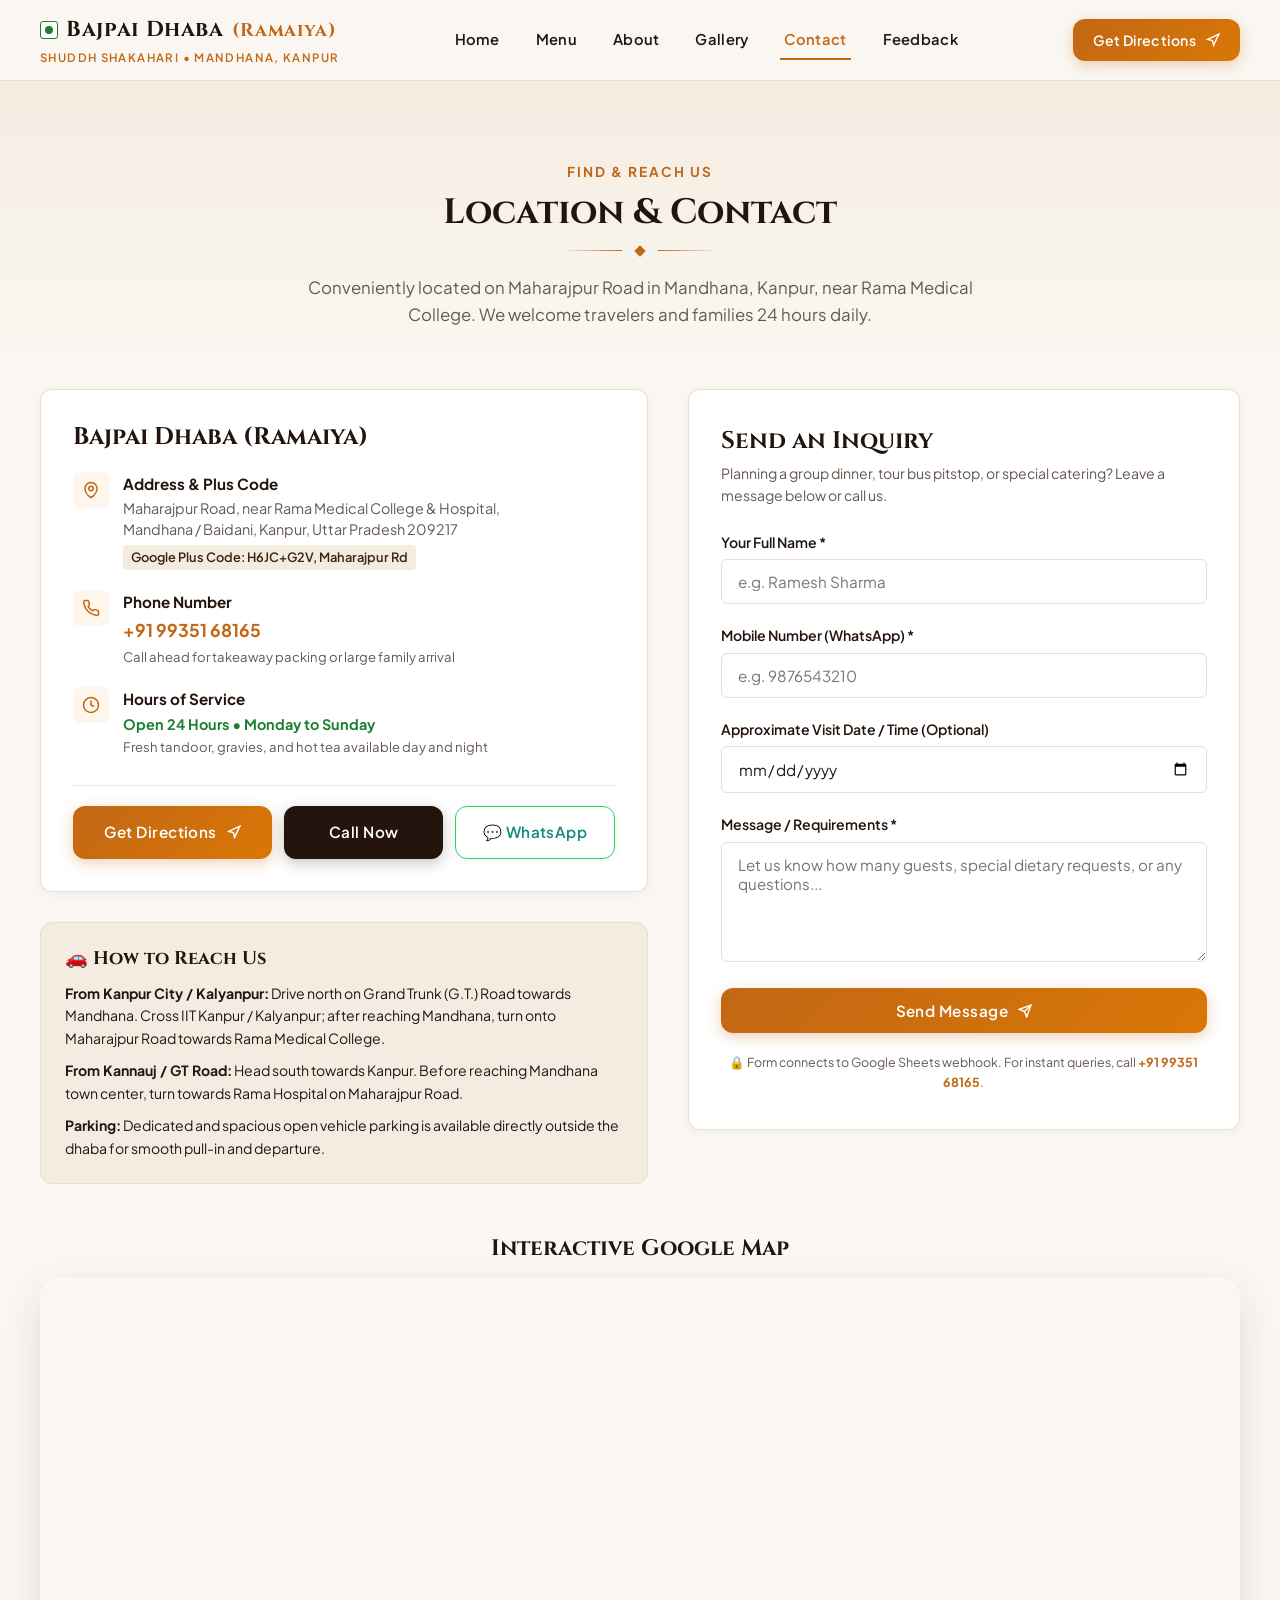
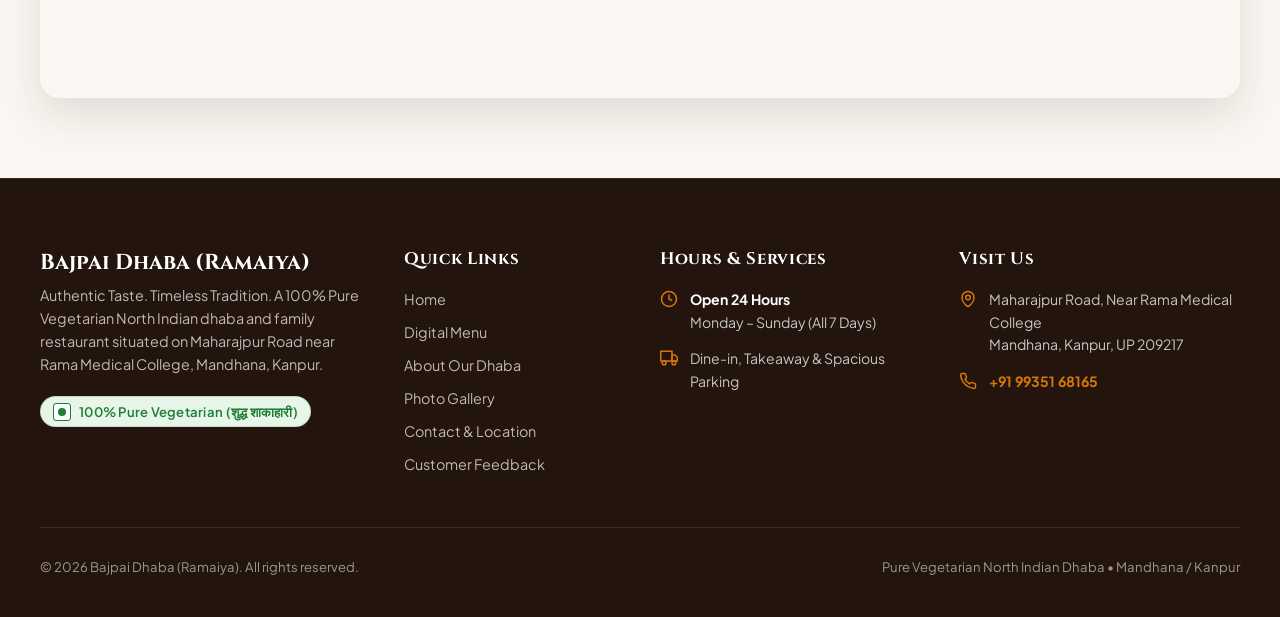
<file: contact.html>
<!DOCTYPE html>
<html lang="en">
<head>
  <meta charset="UTF-8">
  <meta name="viewport" content="width=device-width, initial-scale=1.0">
  <title>Contact & Location | Bajpai Dhaba (Ramaiya) - Mandhana, Kanpur</title>
  
  <meta name="description" content="Contact and visit Bajpai Dhaba (Ramaiya) on Maharajpur Road near Rama Medical College, Mandhana, Kanpur. Open 24 Hours. Call +91 99351 68165, get directions on Google Maps, or send an inquiry.">
  <meta name="keywords" content="Bajpai Dhaba contact, Bajpai Dhaba location, Mandhana dhaba address, Rama Medical College food, Bajpai Dhaba phone number">
  <link rel="canonical" href="https://bajpaidhaba.com/contact.html">

  <meta property="og:type" content="website">
  <meta property="og:title" content="Contact & Directions | Bajpai Dhaba (Ramaiya) Kanpur">
  <meta property="og:description" content="Find our exact location, phone number, operating hours, and Google Maps directions for Bajpai Dhaba in Mandhana.">
  <meta property="og:image" content="https://images.unsplash.com/photo-1555396273-367ea4eb4db5?auto=format&fit=crop&w=1200&q=80">
  <meta property="og:url" content="https://bajpaidhaba.com/contact.html">

  <link rel="stylesheet" href="assets/css/style.css">
</head>
<body>

  <!-- Sticky Header -->
  <header class="site-header">
    <div class="container nav-container">
      <a href="index.html" class="brand-logo" aria-label="Bajpai Dhaba Homepage">
        <span class="brand-title">
          <span class="veg-badge" title="100% Pure Vegetarian"></span>
          Bajpai Dhaba <span style="font-size:0.85em; color:var(--c-saffron);">(Ramaiya)</span>
        </span>
        <span class="brand-subtitle">Shuddh Shakahari • Mandhana, Kanpur</span>
      </a>

      <nav class="nav-menu" aria-label="Main Navigation">
        <a href="index.html" class="nav-link">Home</a>
        <a href="menu.html" class="nav-link">Menu</a>
        <a href="about.html" class="nav-link">About</a>
        <a href="gallery.html" class="nav-link">Gallery</a>
        <a href="contact.html" class="nav-link active">Contact</a>
        <a href="feedback.html" class="nav-link">Feedback</a>
      </nav>

      <div class="nav-actions">
        <a href="https://www.google.com/maps/dir/?api=1&destination=Bajpai+Dhaba+(Ramaiya)+Mandhana+Kanpur" 
           target="_blank" 
           rel="noopener noreferrer" 
           class="btn btn-primary btn-header-cta action-directions-btn">
          <span>Get Directions</span>
          <svg width="14" height="14" viewBox="0 0 24 24" fill="none" stroke="currentColor" stroke-width="2.5"><polygon points="3 11 22 2 13 21 11 13 3 11"/></svg>
        </a>

        <button class="hamburger-btn" aria-label="Open Navigation Menu">
          <span></span>
          <span></span>
          <span></span>
        </button>
      </div>
    </div>
  </header>

  <!-- Mobile Drawer -->
  <div class="drawer-overlay"></div>
  <aside class="mobile-drawer" aria-label="Mobile Navigation">
    <div class="drawer-header">
      <div>
        <span class="brand-title" style="font-size:1.15rem;">Bajpai Dhaba (Ramaiya)</span>
        <span class="brand-subtitle">100% Pure Veg Dhaba</span>
      </div>
      <button class="drawer-close-btn" aria-label="Close Menu">&times;</button>
    </div>

    <nav class="drawer-nav">
      <a href="index.html" class="drawer-link">Home <span>→</span></a>
      <a href="menu.html" class="drawer-link">Digital Menu <span>→</span></a>
      <a href="about.html" class="drawer-link">Our Story & Heritage <span>→</span></a>
      <a href="gallery.html" class="drawer-link">Photo Gallery <span>→</span></a>
      <a href="contact.html" class="drawer-link active">Location & Contact <span>→</span></a>
      <a href="feedback.html" class="drawer-link">Share Feedback <span>→</span></a>
    </nav>

    <div style="display:flex; flex-direction:column; gap:10px; margin-bottom:20px;">
      <a href="tel:+919935168165" class="btn btn-dark btn-sm" style="width:100%;">
        📞 Call +91 99351 68165
      </a>
      <a href="https://www.google.com/maps/dir/?api=1&destination=Bajpai+Dhaba+(Ramaiya)+Mandhana+Kanpur" target="_blank" rel="noopener noreferrer" class="btn btn-primary btn-sm" style="width:100%;">
        📍 Get Google Maps Directions
      </a>
    </div>

    <div class="drawer-contact-info">
      <p style="font-weight:700; color:var(--c-primary-dark); margin-bottom:4px;">Maharajpur Road, Mandhana</p>
      <p>Near Rama Medical College, Kanpur, UP 209217</p>
      <p style="color:var(--c-veg-green); font-weight:600; margin-top:6px;">● Open 24 Hours Daily</p>
    </div>
  </aside>

  <!-- Persistent Bottom Action Bar for Mobile -->
  <nav class="mobile-bottom-bar" aria-label="Quick Actions">
    <a href="tel:+919935168165" class="mobile-action-item action-call-btn">
      <svg viewBox="0 0 24 24" fill="none" stroke="currentColor" stroke-width="2"><path d="M22 16.92v3a2 2 0 0 1-2.18 2 19.79 19.79 0 0 1-8.63-3.07 19.5 19.5 0 0 1-6-6 19.79 19.79 0 0 1-3.07-8.67A2 2 0 0 1 4.11 2h3a2 2 0 0 1 2 1.72 12.84 12.84 0 0 0 .7 2.81 2 2 0 0 1-.45 2.11L8.09 9.91a16 16 0 0 0 6 6l1.27-1.27a2 2 0 0 1 2.11-.45 12.84 12.84 0 0 0 2.81.7A2 2 0 0 1 22 16.92z"/></svg>
      <span>Call</span>
    </a>
    <a href="https://www.google.com/maps/dir/?api=1&destination=Bajpai+Dhaba+(Ramaiya)+Mandhana+Kanpur" target="_blank" rel="noopener noreferrer" class="mobile-action-item highlight action-directions-btn">
      <svg viewBox="0 0 24 24" fill="none" stroke="currentColor" stroke-width="2"><polygon points="3 11 22 2 13 21 11 13 3 11"/></svg>
      <span>Directions</span>
    </a>
    <a href="menu.html" class="mobile-action-item">
      <svg viewBox="0 0 24 24" fill="none" stroke="currentColor" stroke-width="2"><path d="M18 2h-3a5 5 0 0 0-5 5v3H7v4h3v8h4v-8h3l1-4h-4V7a1 1 0 0 1 1-1h3z"/></svg>
      <span>Menu</span>
    </a>
  </nav>

  <main>
    <!-- Header Banner -->
    <section class="section-py" style="background: linear-gradient(180deg, #F4ECE1 0%, var(--c-cream-bg) 100%); padding-bottom: 30px;">
      <div class="container">
        <div class="section-header" style="margin-bottom: 10px;">
          <span class="section-subtitle">Find & Reach Us</span>
          <h1 class="section-title">Location & Contact</h1>
          <div class="ornament-line"><span class="ornament-diamond"></span></div>
          <p class="section-desc">
            Conveniently located on Maharajpur Road in Mandhana, Kanpur, near Rama Medical College. We welcome travelers and families 24 hours daily.
          </p>
        </div>
      </div>
    </section>

    <!-- Main Contact & Location Layout -->
    <section class="section-py" style="padding-top: 20px; background-color: var(--c-cream-bg);">
      <div class="container">
        <div style="display: grid; grid-template-columns: 1.1fr 1fr; gap: 40px; align-items: start;" class="about-split">
          
          <!-- Column 1: Verified Business Details & Direct Actions -->
          <div>
            <div style="background-color: #FFFFFF; border: 1px solid var(--c-border); border-radius: var(--radius-md); padding: 32px; box-shadow: var(--shadow-sm); margin-bottom: 30px;">
              <h2 style="font-size: 1.5rem; color: var(--c-primary-dark); margin-bottom: 20px;">
                Bajpai Dhaba (Ramaiya)
              </h2>

              <div style="display: flex; flex-direction: column; gap: 20px;">
                <!-- Address -->
                <div style="display: flex; gap: 14px; align-items: flex-start;">
                  <div class="location-item-icon" style="background-color: var(--c-saffron-subtle); color: var(--c-saffron);">
                    <svg viewBox="0 0 24 24" fill="none" stroke="currentColor" stroke-width="2"><path d="M12 22s-8-4.5-8-11.8A8 8 0 0 1 12 2a8 8 0 0 1 8 8.2c0 7.3-8 11.8-8 11.8z"/><circle cx="12" cy="10" r="3"/></svg>
                  </div>
                  <div>
                    <strong style="color: var(--c-primary-dark); font-size: 0.95rem; display: block; margin-bottom: 2px;">Address & Plus Code</strong>
                    <p style="font-size: 0.9rem; color: var(--c-text-muted); line-height: 1.5;">
                      Maharajpur Road, near Rama Medical College & Hospital,<br />
                      Mandhana / Baidani, Kanpur, Uttar Pradesh 209217
                    </p>
                    <span style="display: inline-block; margin-top: 4px; font-size: 0.8rem; background: var(--c-cream-alt); padding: 2px 8px; border-radius: 4px; font-weight: 600; color: var(--c-primary-medium);">
                      Google Plus Code: H6JC+G2V, Maharajpur Rd
                    </span>
                  </div>
                </div>

                <!-- Phone -->
                <div style="display: flex; gap: 14px; align-items: flex-start;">
                  <div class="location-item-icon" style="background-color: var(--c-saffron-subtle); color: var(--c-saffron);">
                    <svg viewBox="0 0 24 24" fill="none" stroke="currentColor" stroke-width="2"><path d="M22 16.92v3a2 2 0 0 1-2.18 2 19.79 19.79 0 0 1-8.63-3.07 19.5 19.5 0 0 1-6-6 19.79 19.79 0 0 1-3.07-8.67A2 2 0 0 1 4.11 2h3a2 2 0 0 1 2 1.72 12.84 12.84 0 0 0 .7 2.81 2 2 0 0 1-.45 2.11L8.09 9.91a16 16 0 0 0 6 6l1.27-1.27a2 2 0 0 1 2.11-.45 12.84 12.84 0 0 0 2.81.7A2 2 0 0 1 22 16.92z"/></svg>
                  </div>
                  <div>
                    <strong style="color: var(--c-primary-dark); font-size: 0.95rem; display: block; margin-bottom: 2px;">Phone Number</strong>
                    <a href="tel:+919935168165" class="action-call-btn" style="font-size: 1.1rem; font-weight: 700; color: var(--c-saffron);">
                      +91 99351 68165
                    </a>
                    <p style="font-size: 0.82rem; color: var(--c-text-muted); margin-top: 2px;">
                      Call ahead for takeaway packing or large family arrival
                    </p>
                  </div>
                </div>

                <!-- Opening Hours -->
                <div style="display: flex; gap: 14px; align-items: flex-start;">
                  <div class="location-item-icon" style="background-color: var(--c-saffron-subtle); color: var(--c-saffron);">
                    <svg viewBox="0 0 24 24" fill="none" stroke="currentColor" stroke-width="2"><circle cx="12" cy="12" r="10"/><polyline points="12 6 12 12 16 14"/></svg>
                  </div>
                  <div>
                    <strong style="color: var(--c-primary-dark); font-size: 0.95rem; display: block; margin-bottom: 2px;">Hours of Service</strong>
                    <p style="font-size: 0.9rem; color: var(--c-veg-green); font-weight: 700;">
                      Open 24 Hours • Monday to Sunday
                    </p>
                    <p style="font-size: 0.82rem; color: var(--c-text-muted);">
                      Fresh tandoor, gravies, and hot tea available day and night
                    </p>
                  </div>
                </div>
              </div>

              <!-- Quick Action Buttons -->
              <div style="display: flex; flex-wrap: wrap; gap: 12px; margin-top: 28px; padding-top: 20px; border-top: 1px solid var(--c-border-light);">
                <a href="https://www.google.com/maps/dir/?api=1&destination=Bajpai+Dhaba+(Ramaiya)+Mandhana+Kanpur" 
                   target="_blank" 
                   rel="noopener noreferrer" 
                   class="btn btn-primary action-directions-btn" style="flex: 1 1 180px;">
                  <span>Get Directions</span>
                  <svg width="14" height="14" viewBox="0 0 24 24" fill="none" stroke="currentColor" stroke-width="2.5"><polygon points="3 11 22 2 13 21 11 13 3 11"/></svg>
                </a>
                <a href="tel:+919935168165" class="btn btn-dark action-call-btn" style="flex: 1 1 140px;">
                  <span>Call Now</span>
                </a>
                <a href="https://wa.me/919935168165?text=Hello%20Bajpai%20Dhaba%20(Ramaiya)%2C%20I%20would%20like%20to%20inquire%20about..." 
                   target="_blank" 
                   rel="noopener noreferrer" 
                   class="btn btn-secondary" style="flex: 1 1 140px; border-color:#25D366; color:#128C7E;">
                  <span>💬 WhatsApp</span>
                </a>
              </div>
            </div>

            <!-- Landmark Guide / How to Reach -->
            <div style="background-color: var(--c-cream-alt); border-radius: var(--radius-md); padding: 24px; border: 1px solid var(--c-border);">
              <h3 style="font-size: 1.15rem; color: var(--c-primary-dark); margin-bottom: 12px;">
                🚗 How to Reach Us
              </h3>
              <ul style="display: flex; flex-direction: column; gap: 10px; font-size: 0.88rem; color: var(--c-text-main);">
                <li>
                  <strong>From Kanpur City / Kalyanpur:</strong> Drive north on Grand Trunk (G.T.) Road towards Mandhana. Cross IIT Kanpur / Kalyanpur; after reaching Mandhana, turn onto Maharajpur Road towards Rama Medical College.
                </li>
                <li>
                  <strong>From Kannauj / GT Road:</strong> Head south towards Kanpur. Before reaching Mandhana town center, turn towards Rama Hospital on Maharajpur Road.
                </li>
                <li>
                  <strong>Parking:</strong> Dedicated and spacious open vehicle parking is available directly outside the dhaba for smooth pull-in and departure.
                </li>
              </ul>
            </div>
          </div>

          <!-- Column 2: Inquiry / Contact Form -->
          <div>
            <div class="form-card">
              <h2 style="font-size: 1.5rem; color: var(--c-primary-dark); margin-bottom: 6px;">
                Send an Inquiry
              </h2>
              <p style="font-size: 0.88rem; color: var(--c-text-muted); margin-bottom: 24px;">
                Planning a group dinner, tour bus pitstop, or special catering? Leave a message below or call us.
              </p>

              <form id="contactForm" novalidate>
                <div class="form-group">
                  <label class="form-label" for="contactName">Your Full Name *</label>
                  <input type="text" id="contactName" name="name" class="form-input" placeholder="e.g. Ramesh Sharma" required />
                  <span class="form-error-msg">Please enter your name</span>
                </div>

                <div class="form-group">
                  <label class="form-label" for="contactPhone">Mobile Number (WhatsApp) *</label>
                  <input type="tel" id="contactPhone" name="phone" class="form-input" placeholder="e.g. 9876543210" required />
                  <span class="form-error-msg">Please enter a valid 10-digit mobile number</span>
                </div>

                <div class="form-group">
                  <label class="form-label" for="contactDate">Approximate Visit Date / Time (Optional)</label>
                  <input type="date" id="contactDate" name="visitDate" class="form-input" />
                </div>

                <div class="form-group">
                  <label class="form-label" for="contactMessage">Message / Requirements *</label>
                  <textarea id="contactMessage" name="message" class="form-textarea" placeholder="Let us know how many guests, special dietary requests, or any questions..." required></textarea>
                  <span class="form-error-msg">Please write a brief message</span>
                </div>

                <button type="submit" class="btn btn-primary" style="width: 100%;">
                  <span>Send Message</span>
                  <svg width="14" height="14" viewBox="0 0 24 24" fill="none" stroke="currentColor" stroke-width="2.5"><line x1="22" y1="2" x2="11" y2="13"/><polygon points="22 2 15 22 11 13 2 9 22 2"/></svg>
                </button>
              </form>

              <!-- Status Box -->
              <div id="contactStatusBox" class="form-status-box"></div>

              <div style="margin-top: 20px; text-align: center; font-size: 0.78rem; color: var(--c-text-muted);">
                🔒 Form connects to Google Sheets webhook. For instant queries, call <a href="tel:+919935168165" style="color:var(--c-saffron); font-weight:700;">+91 99351 68165</a>.
              </div>
            </div>
          </div>
        </div>

        <!-- Full Width Interactive Google Maps Embed -->
        <div style="margin-top: 50px;">
          <h3 style="font-size: 1.4rem; color: var(--c-primary-dark); margin-bottom: 16px; text-align: center;">
            Interactive Google Map
          </h3>
          <div class="map-embed-wrapper" style="height: 420px; border-radius: var(--radius-lg);">
            <iframe 
              src="https://maps.google.com/maps?q=Bajpai+Dhaba(Ramaiya)+Maharajpur+Rd+Mandhana+Kanpur&t=&z=15&ie=UTF8&iwloc=&output=embed" 
              title="Bajpai Dhaba (Ramaiya) Live Map"
              loading="lazy" 
              referrerpolicy="no-referrer-when-downgrade"
              allowfullscreen>
            </iframe>
          </div>
        </div>
      </div>
    </section>
  </main>

  <!-- Footer -->
  <footer class="site-footer">
    <div class="container">
      <div class="footer-grid">
        <div>
          <h3 class="footer-brand-title">Bajpai Dhaba (Ramaiya)</h3>
          <p class="footer-brand-desc">
            Authentic Taste. Timeless Tradition. A 100% Pure Vegetarian North Indian dhaba and family restaurant situated on Maharajpur Road near Rama Medical College, Mandhana, Kanpur.
          </p>
          <div class="veg-pill">
            <span class="veg-badge"></span>
            <span>100% Pure Vegetarian (शुद्ध शाकाहारी)</span>
          </div>
        </div>

        <div>
          <h4 class="footer-heading">Quick Links</h4>
          <nav class="footer-links">
            <a href="index.html" class="footer-link">Home</a>
            <a href="menu.html" class="footer-link">Digital Menu</a>
            <a href="about.html" class="footer-link">About Our Dhaba</a>
            <a href="gallery.html" class="footer-link">Photo Gallery</a>
            <a href="contact.html" class="footer-link">Contact & Location</a>
            <a href="feedback.html" class="footer-link">Customer Feedback</a>
          </nav>
        </div>

        <div>
          <h4 class="footer-heading">Hours & Services</h4>
          <div class="footer-contact-item">
            <svg viewBox="0 0 24 24" fill="none" stroke="currentColor" stroke-width="2"><circle cx="12" cy="12" r="10"/><polyline points="12 6 12 12 16 14"/></svg>
            <div>
              <p style="font-weight:700; color:#FFFFFF;">Open 24 Hours</p>
              <p>Monday – Sunday (All 7 Days)</p>
            </div>
          </div>
          <div class="footer-contact-item">
            <svg viewBox="0 0 24 24" fill="none" stroke="currentColor" stroke-width="2"><rect x="1" y="3" width="15" height="13"/><polygon points="16 8 20 8 23 11 23 16 16 16 16 8"/><circle cx="5.5" cy="18.5" r="2.5"/><circle cx="18.5" cy="18.5" r="2.5"/></svg>
            <p>Dine-in, Takeaway & Spacious Parking</p>
          </div>
        </div>

        <div>
          <h4 class="footer-heading">Visit Us</h4>
          <div class="footer-contact-item">
            <svg viewBox="0 0 24 24" fill="none" stroke="currentColor" stroke-width="2"><path d="M12 22s-8-4.5-8-11.8A8 8 0 0 1 12 2a8 8 0 0 1 8 8.2c0 7.3-8 11.8-8 11.8z"/><circle cx="12" cy="10" r="3"/></svg>
            <div>
              <p>Maharajpur Road, Near Rama Medical College</p>
              <p>Mandhana, Kanpur, UP 209217</p>
            </div>
          </div>
          <div class="footer-contact-item">
            <svg viewBox="0 0 24 24" fill="none" stroke="currentColor" stroke-width="2"><path d="M22 16.92v3a2 2 0 0 1-2.18 2 19.79 19.79 0 0 1-8.63-3.07 19.5 19.5 0 0 1-6-6 19.79 19.79 0 0 1-3.07-8.67A2 2 0 0 1 4.11 2h3a2 2 0 0 1 2 1.72 12.84 12.84 0 0 0 .7 2.81 2 2 0 0 1-.45 2.11L8.09 9.91a16 16 0 0 0 6 6l1.27-1.27a2 2 0 0 1 2.11-.45 12.84 12.84 0 0 0 2.81.7A2 2 0 0 1 22 16.92z"/></svg>
            <a href="tel:+919935168165" class="action-call-btn" style="color:var(--c-saffron-light); font-weight:700;">+91 99351 68165</a>
          </div>
        </div>
      </div>

      <div class="footer-bottom">
        <p>© <span id="currentYear">2026</span> Bajpai Dhaba (Ramaiya). All rights reserved.</p>
        <p>Pure Vegetarian North Indian Dhaba • Mandhana / Kanpur</p>
      </div>
    </div>
  </footer>

  <!-- Scripts -->
  <script type="module" src="assets/js/main.js"></script>
  <script type="module" src="assets/js/forms.js"></script>
</body>
</html>
</file>
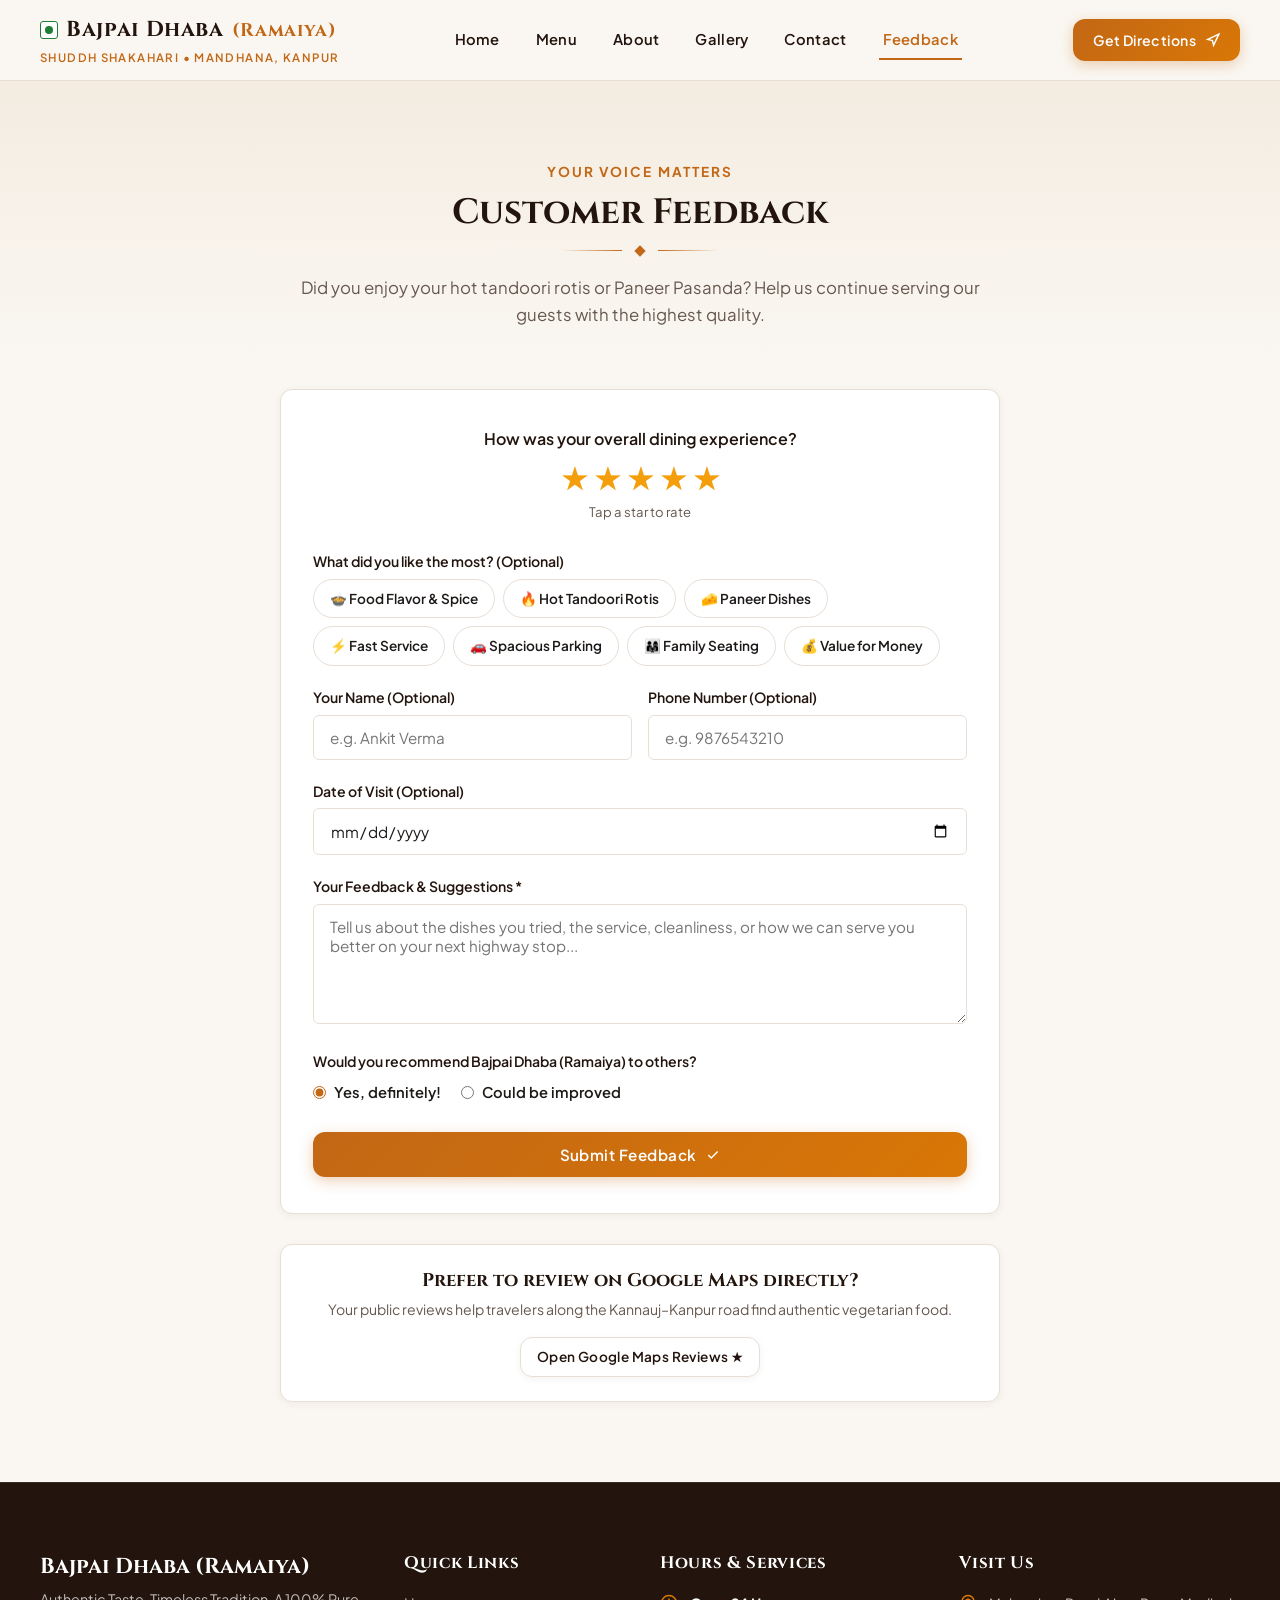
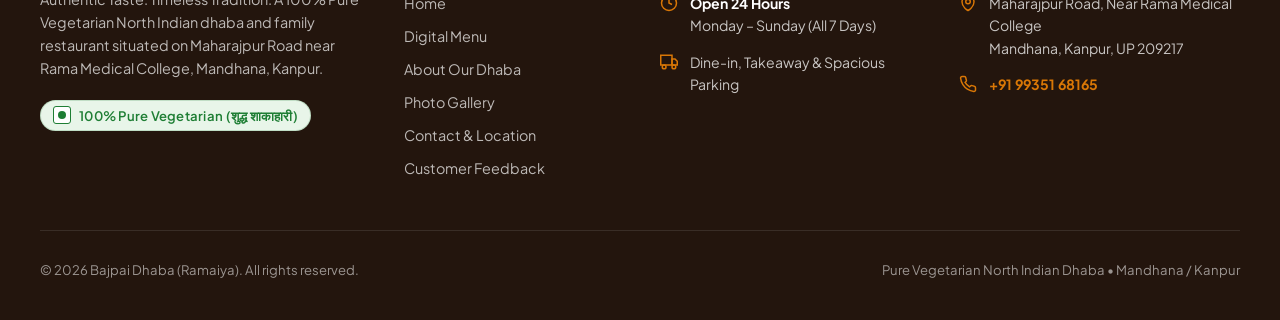
<file: feedback.html>
<!DOCTYPE html>
<html lang="en">
<head>
  <meta charset="UTF-8">
  <meta name="viewport" content="width=device-width, initial-scale=1.0">
  <title>Customer Feedback & Reviews | Bajpai Dhaba (Ramaiya) - Mandhana, Kanpur</title>
  
  <meta name="description" content="Share your dining experience and feedback with Bajpai Dhaba (Ramaiya). Help us maintain our authentic taste and warm dhaba hospitality in Mandhana, Kanpur.">
  <meta name="keywords" content="Bajpai Dhaba feedback, Bajpai Dhaba review, customer rating Mandhana dhaba, write review Ramaiya dhaba">
  <link rel="canonical" href="https://bajpaidhaba.com/feedback.html">

  <meta property="og:type" content="website">
  <meta property="og:title" content="Share Your Feedback | Bajpai Dhaba (Ramaiya)">
  <meta property="og:description" content="Help us continually improve. Rate your meal and share your thoughts on our vegetarian food, service, and atmosphere.">
  <meta property="og:image" content="https://images.unsplash.com/photo-1585937421612-70a008356fbe?auto=format&fit=crop&w=1200&q=80">
  <meta property="og:url" content="https://bajpaidhaba.com/feedback.html">

  <link rel="stylesheet" href="assets/css/style.css">
</head>
<body>

  <!-- Sticky Header -->
  <header class="site-header">
    <div class="container nav-container">
      <a href="index.html" class="brand-logo" aria-label="Bajpai Dhaba Homepage">
        <span class="brand-title">
          <span class="veg-badge" title="100% Pure Vegetarian"></span>
          Bajpai Dhaba <span style="font-size:0.85em; color:var(--c-saffron);">(Ramaiya)</span>
        </span>
        <span class="brand-subtitle">Shuddh Shakahari • Mandhana, Kanpur</span>
      </a>

      <nav class="nav-menu" aria-label="Main Navigation">
        <a href="index.html" class="nav-link">Home</a>
        <a href="menu.html" class="nav-link">Menu</a>
        <a href="about.html" class="nav-link">About</a>
        <a href="gallery.html" class="nav-link">Gallery</a>
        <a href="contact.html" class="nav-link">Contact</a>
        <a href="feedback.html" class="nav-link active">Feedback</a>
      </nav>

      <div class="nav-actions">
        <a href="https://www.google.com/maps/dir/?api=1&destination=Bajpai+Dhaba+(Ramaiya)+Mandhana+Kanpur" 
           target="_blank" 
           rel="noopener noreferrer" 
           class="btn btn-primary btn-header-cta action-directions-btn">
          <span>Get Directions</span>
          <svg width="14" height="14" viewBox="0 0 24 24" fill="none" stroke="currentColor" stroke-width="2.5"><polygon points="3 11 22 2 13 21 11 13 3 11"/></svg>
        </a>

        <button class="hamburger-btn" aria-label="Open Navigation Menu">
          <span></span>
          <span></span>
          <span></span>
        </button>
      </div>
    </div>
  </header>

  <!-- Mobile Drawer -->
  <div class="drawer-overlay"></div>
  <aside class="mobile-drawer" aria-label="Mobile Navigation">
    <div class="drawer-header">
      <div>
        <span class="brand-title" style="font-size:1.15rem;">Bajpai Dhaba (Ramaiya)</span>
        <span class="brand-subtitle">100% Pure Veg Dhaba</span>
      </div>
      <button class="drawer-close-btn" aria-label="Close Menu">&times;</button>
    </div>

    <nav class="drawer-nav">
      <a href="index.html" class="drawer-link">Home <span>→</span></a>
      <a href="menu.html" class="drawer-link">Digital Menu <span>→</span></a>
      <a href="about.html" class="drawer-link">Our Story & Heritage <span>→</span></a>
      <a href="gallery.html" class="drawer-link">Photo Gallery <span>→</span></a>
      <a href="contact.html" class="drawer-link">Location & Contact <span>→</span></a>
      <a href="feedback.html" class="drawer-link active">Share Feedback <span>→</span></a>
    </nav>

    <div style="display:flex; flex-direction:column; gap:10px; margin-bottom:20px;">
      <a href="tel:+919935168165" class="btn btn-dark btn-sm" style="width:100%;">
        📞 Call +91 99351 68165
      </a>
      <a href="https://www.google.com/maps/dir/?api=1&destination=Bajpai+Dhaba+(Ramaiya)+Mandhana+Kanpur" target="_blank" rel="noopener noreferrer" class="btn btn-primary btn-sm" style="width:100%;">
        📍 Get Google Maps Directions
      </a>
    </div>

    <div class="drawer-contact-info">
      <p style="font-weight:700; color:var(--c-primary-dark); margin-bottom:4px;">Maharajpur Road, Mandhana</p>
      <p>Near Rama Medical College, Kanpur, UP 209217</p>
      <p style="color:var(--c-veg-green); font-weight:600; margin-top:6px;">● Open 24 Hours Daily</p>
    </div>
  </aside>

  <!-- Persistent Bottom Action Bar for Mobile -->
  <nav class="mobile-bottom-bar" aria-label="Quick Actions">
    <a href="tel:+919935168165" class="mobile-action-item action-call-btn">
      <svg viewBox="0 0 24 24" fill="none" stroke="currentColor" stroke-width="2"><path d="M22 16.92v3a2 2 0 0 1-2.18 2 19.79 19.79 0 0 1-8.63-3.07 19.5 19.5 0 0 1-6-6 19.79 19.79 0 0 1-3.07-8.67A2 2 0 0 1 4.11 2h3a2 2 0 0 1 2 1.72 12.84 12.84 0 0 0 .7 2.81 2 2 0 0 1-.45 2.11L8.09 9.91a16 16 0 0 0 6 6l1.27-1.27a2 2 0 0 1 2.11-.45 12.84 12.84 0 0 0 2.81.7A2 2 0 0 1 22 16.92z"/></svg>
      <span>Call</span>
    </a>
    <a href="https://www.google.com/maps/dir/?api=1&destination=Bajpai+Dhaba+(Ramaiya)+Mandhana+Kanpur" target="_blank" rel="noopener noreferrer" class="mobile-action-item highlight action-directions-btn">
      <svg viewBox="0 0 24 24" fill="none" stroke="currentColor" stroke-width="2"><polygon points="3 11 22 2 13 21 11 13 3 11"/></svg>
      <span>Directions</span>
    </a>
    <a href="menu.html" class="mobile-action-item">
      <svg viewBox="0 0 24 24" fill="none" stroke="currentColor" stroke-width="2"><path d="M18 2h-3a5 5 0 0 0-5 5v3H7v4h3v8h4v-8h3l1-4h-4V7a1 1 0 0 1 1-1h3z"/></svg>
      <span>Menu</span>
    </a>
  </nav>

  <main>
    <!-- Header Banner -->
    <section class="section-py" style="background: linear-gradient(180deg, #F4ECE1 0%, var(--c-cream-bg) 100%); padding-bottom: 30px;">
      <div class="container">
        <div class="section-header" style="margin-bottom: 10px;">
          <span class="section-subtitle">Your Voice Matters</span>
          <h1 class="section-title">Customer Feedback</h1>
          <div class="ornament-line"><span class="ornament-diamond"></span></div>
          <p class="section-desc">
            Did you enjoy your hot tandoori rotis or Paneer Pasanda? Help us continue serving our guests with the highest quality.
          </p>
        </div>
      </div>
    </section>

    <!-- Feedback Form Section -->
    <section class="section-py" style="padding-top: 20px; background-color: var(--c-cream-bg);">
      <div class="container" style="max-width: 760px;">
        <div class="form-card">
          <form id="feedbackForm" novalidate>
            
            <!-- Star Rating -->
            <div class="form-group" style="text-align: center; margin-bottom: 28px;">
              <label class="form-label" style="font-size: 1rem; margin-bottom: 8px;">
                How was your overall dining experience?
              </label>
              <div class="star-rating-group" id="starRatingContainer" style="justify-content: center;">
                <button type="button" class="star-btn active" data-value="1" aria-label="1 star">★</button>
                <button type="button" class="star-btn active" data-value="2" aria-label="2 stars">★</button>
                <button type="button" class="star-btn active" data-value="3" aria-label="3 stars">★</button>
                <button type="button" class="star-btn active" data-value="4" aria-label="4 stars">★</button>
                <button type="button" class="star-btn active" data-value="5" aria-label="5 stars">★</button>
              </div>
              <input type="hidden" id="selectedRatingInput" name="rating" value="5" />
              <span style="font-size: 0.82rem; color: var(--c-text-muted); display: block; margin-top: 6px;">
                Tap a star to rate
              </span>
            </div>

            <!-- What stood out (Pills) -->
            <div class="form-group">
              <label class="form-label">What did you like the most? (Optional)</label>
              <div class="pill-options-group">
                <label>
                  <input type="checkbox" name="tags" value="Food Flavor" class="pill-option-input" />
                  <span class="pill-option-label">🍲 Food Flavor & Spice</span>
                </label>
                <label>
                  <input type="checkbox" name="tags" value="Tandoor Rotis" class="pill-option-input" />
                  <span class="pill-option-label">🔥 Hot Tandoori Rotis</span>
                </label>
                <label>
                  <input type="checkbox" name="tags" value="Paneer Specialty" class="pill-option-input" />
                  <span class="pill-option-label">🧀 Paneer Dishes</span>
                </label>
                <label>
                  <input type="checkbox" name="tags" value="Fast Highway Service" class="pill-option-input" />
                  <span class="pill-option-label">⚡ Fast Service</span>
                </label>
                <label>
                  <input type="checkbox" name="tags" value="Easy Car Parking" class="pill-option-input" />
                  <span class="pill-option-label">🚗 Spacious Parking</span>
                </label>
                <label>
                  <input type="checkbox" name="tags" value="Family Atmosphere" class="pill-option-input" />
                  <span class="pill-option-label">👨‍👩‍👧 Family Seating</span>
                </label>
                <label>
                  <input type="checkbox" name="tags" value="Good Value" class="pill-option-input" />
                  <span class="pill-option-label">💰 Value for Money</span>
                </label>
              </div>
            </div>

            <!-- Optional Name & Phone in 2-column layout -->
            <div style="display: grid; grid-template-columns: 1fr 1fr; gap: 16px;">
              <div class="form-group">
                <label class="form-label" for="fbName">Your Name (Optional)</label>
                <input type="text" id="fbName" name="name" class="form-input" placeholder="e.g. Ankit Verma" />
              </div>

              <div class="form-group">
                <label class="form-label" for="fbPhone">Phone Number (Optional)</label>
                <input type="tel" id="fbPhone" name="phone" class="form-input" placeholder="e.g. 9876543210" />
              </div>
            </div>

            <!-- Date of Visit -->
            <div class="form-group">
              <label class="form-label" for="fbDate">Date of Visit (Optional)</label>
              <input type="date" id="fbDate" name="visitDate" class="form-input" />
            </div>

            <!-- Comments -->
            <div class="form-group">
              <label class="form-label" for="fbComments">Your Feedback & Suggestions *</label>
              <textarea id="fbComments" name="comments" class="form-textarea" placeholder="Tell us about the dishes you tried, the service, cleanliness, or how we can serve you better on your next highway stop..." required></textarea>
              <span class="form-error-msg">Please write a few words of feedback</span>
            </div>

            <!-- Would you recommend? -->
            <div class="form-group" style="margin-bottom: 28px;">
              <label class="form-label">Would you recommend Bajpai Dhaba (Ramaiya) to others?</label>
              <div style="display: flex; gap: 20px; margin-top: 8px;">
                <label style="display: flex; align-items: center; gap: 8px; cursor: pointer; font-size: 0.92rem; font-weight: 600;">
                  <input type="radio" name="recommend" value="Yes" checked style="accent-color: var(--c-saffron);" />
                  <span>Yes, definitely!</span>
                </label>
                <label style="display: flex; align-items: center; gap: 8px; cursor: pointer; font-size: 0.92rem; font-weight: 600;">
                  <input type="radio" name="recommend" value="No" style="accent-color: var(--c-saffron);" />
                  <span>Could be improved</span>
                </label>
              </div>
            </div>

            <!-- Submit Button -->
            <button type="submit" class="btn btn-primary" style="width: 100%;">
              <span>Submit Feedback</span>
              <svg width="14" height="14" viewBox="0 0 24 24" fill="none" stroke="currentColor" stroke-width="2.5"><polyline points="20 6 9 17 4 12"/></svg>
            </button>
          </form>

          <!-- Status Box -->
          <div id="feedbackStatusBox" class="form-status-box"></div>
        </div>

        <!-- Google Maps Review Callout Card -->
        <div style="margin-top: 30px; background-color: #FFFFFF; border: 1px solid var(--c-border); border-radius: var(--radius-md); padding: 24px; text-align: center; box-shadow: var(--shadow-sm);">
          <h3 style="font-size: 1.15rem; color: var(--c-primary-dark); margin-bottom: 6px;">
            Prefer to review on Google Maps directly?
          </h3>
          <p style="font-size: 0.88rem; color: var(--c-text-muted); margin-bottom: 16px;">
            Your public reviews help travelers along the Kannauj–Kanpur road find authentic vegetarian food.
          </p>
          <a href="https://www.google.com/maps/place/Bajpai+Dhaba(Ramaiya)/#reviews" 
             target="_blank" 
             rel="noopener noreferrer" 
             class="btn btn-secondary btn-sm">
            <span>Open Google Maps Reviews ★</span>
          </a>
        </div>
      </div>
    </section>
  </main>

  <!-- Footer -->
  <footer class="site-footer">
    <div class="container">
      <div class="footer-grid">
        <div>
          <h3 class="footer-brand-title">Bajpai Dhaba (Ramaiya)</h3>
          <p class="footer-brand-desc">
            Authentic Taste. Timeless Tradition. A 100% Pure Vegetarian North Indian dhaba and family restaurant situated on Maharajpur Road near Rama Medical College, Mandhana, Kanpur.
          </p>
          <div class="veg-pill">
            <span class="veg-badge"></span>
            <span>100% Pure Vegetarian (शुद्ध शाकाहारी)</span>
          </div>
        </div>

        <div>
          <h4 class="footer-heading">Quick Links</h4>
          <nav class="footer-links">
            <a href="index.html" class="footer-link">Home</a>
            <a href="menu.html" class="footer-link">Digital Menu</a>
            <a href="about.html" class="footer-link">About Our Dhaba</a>
            <a href="gallery.html" class="footer-link">Photo Gallery</a>
            <a href="contact.html" class="footer-link">Contact & Location</a>
            <a href="feedback.html" class="footer-link">Customer Feedback</a>
          </nav>
        </div>

        <div>
          <h4 class="footer-heading">Hours & Services</h4>
          <div class="footer-contact-item">
            <svg viewBox="0 0 24 24" fill="none" stroke="currentColor" stroke-width="2"><circle cx="12" cy="12" r="10"/><polyline points="12 6 12 12 16 14"/></svg>
            <div>
              <p style="font-weight:700; color:#FFFFFF;">Open 24 Hours</p>
              <p>Monday – Sunday (All 7 Days)</p>
            </div>
          </div>
          <div class="footer-contact-item">
            <svg viewBox="0 0 24 24" fill="none" stroke="currentColor" stroke-width="2"><rect x="1" y="3" width="15" height="13"/><polygon points="16 8 20 8 23 11 23 16 16 16 16 8"/><circle cx="5.5" cy="18.5" r="2.5"/><circle cx="18.5" cy="18.5" r="2.5"/></svg>
            <p>Dine-in, Takeaway & Spacious Parking</p>
          </div>
        </div>

        <div>
          <h4 class="footer-heading">Visit Us</h4>
          <div class="footer-contact-item">
            <svg viewBox="0 0 24 24" fill="none" stroke="currentColor" stroke-width="2"><path d="M12 22s-8-4.5-8-11.8A8 8 0 0 1 12 2a8 8 0 0 1 8 8.2c0 7.3-8 11.8-8 11.8z"/><circle cx="12" cy="10" r="3"/></svg>
            <div>
              <p>Maharajpur Road, Near Rama Medical College</p>
              <p>Mandhana, Kanpur, UP 209217</p>
            </div>
          </div>
          <div class="footer-contact-item">
            <svg viewBox="0 0 24 24" fill="none" stroke="currentColor" stroke-width="2"><path d="M22 16.92v3a2 2 0 0 1-2.18 2 19.79 19.79 0 0 1-8.63-3.07 19.5 19.5 0 0 1-6-6 19.79 19.79 0 0 1-3.07-8.67A2 2 0 0 1 4.11 2h3a2 2 0 0 1 2 1.72 12.84 12.84 0 0 0 .7 2.81 2 2 0 0 1-.45 2.11L8.09 9.91a16 16 0 0 0 6 6l1.27-1.27a2 2 0 0 1 2.11-.45 12.84 12.84 0 0 0 2.81.7A2 2 0 0 1 22 16.92z"/></svg>
            <a href="tel:+919935168165" class="action-call-btn" style="color:var(--c-saffron-light); font-weight:700;">+91 99351 68165</a>
          </div>
        </div>
      </div>

      <div class="footer-bottom">
        <p>© <span id="currentYear">2026</span> Bajpai Dhaba (Ramaiya). All rights reserved.</p>
        <p>Pure Vegetarian North Indian Dhaba • Mandhana / Kanpur</p>
      </div>
    </div>
  </footer>

  <!-- Scripts -->
  <script type="module" src="assets/js/main.js"></script>
  <script type="module" src="assets/js/forms.js"></script>
</body>
</html>
</file>
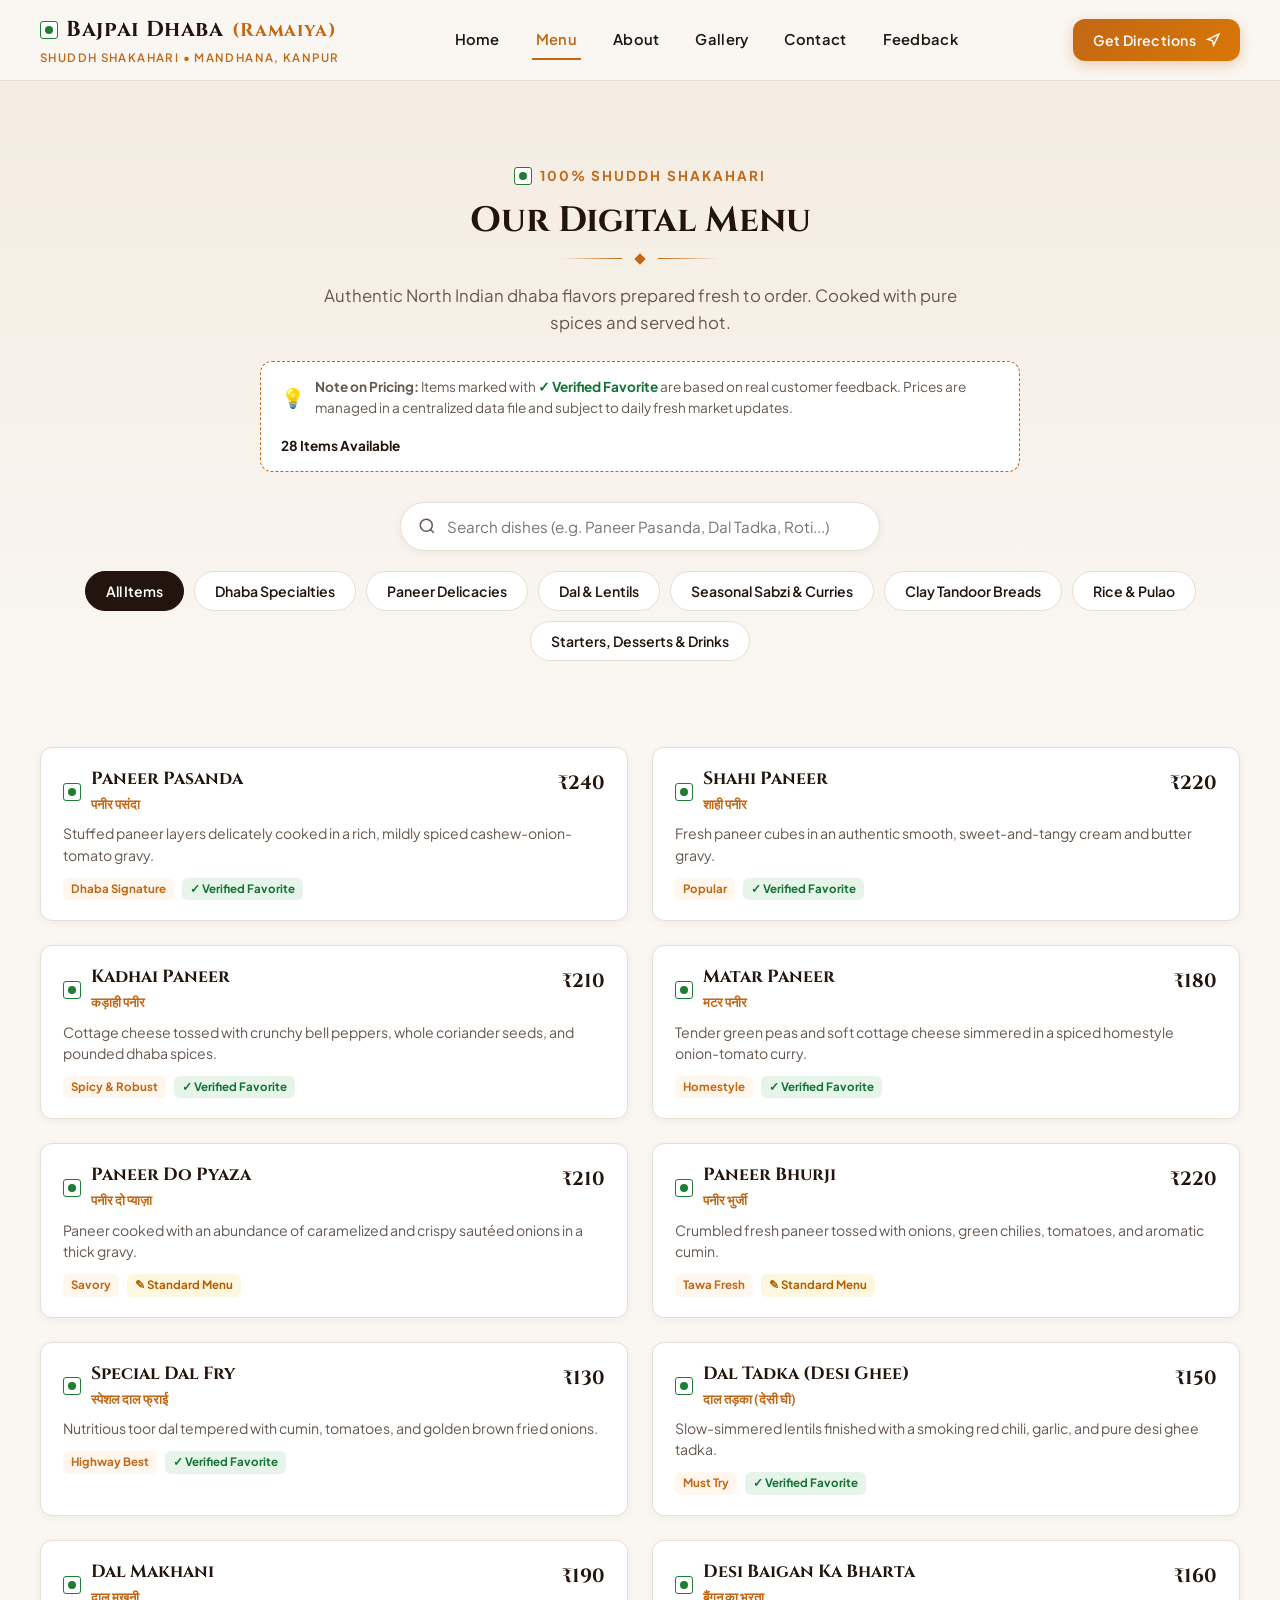
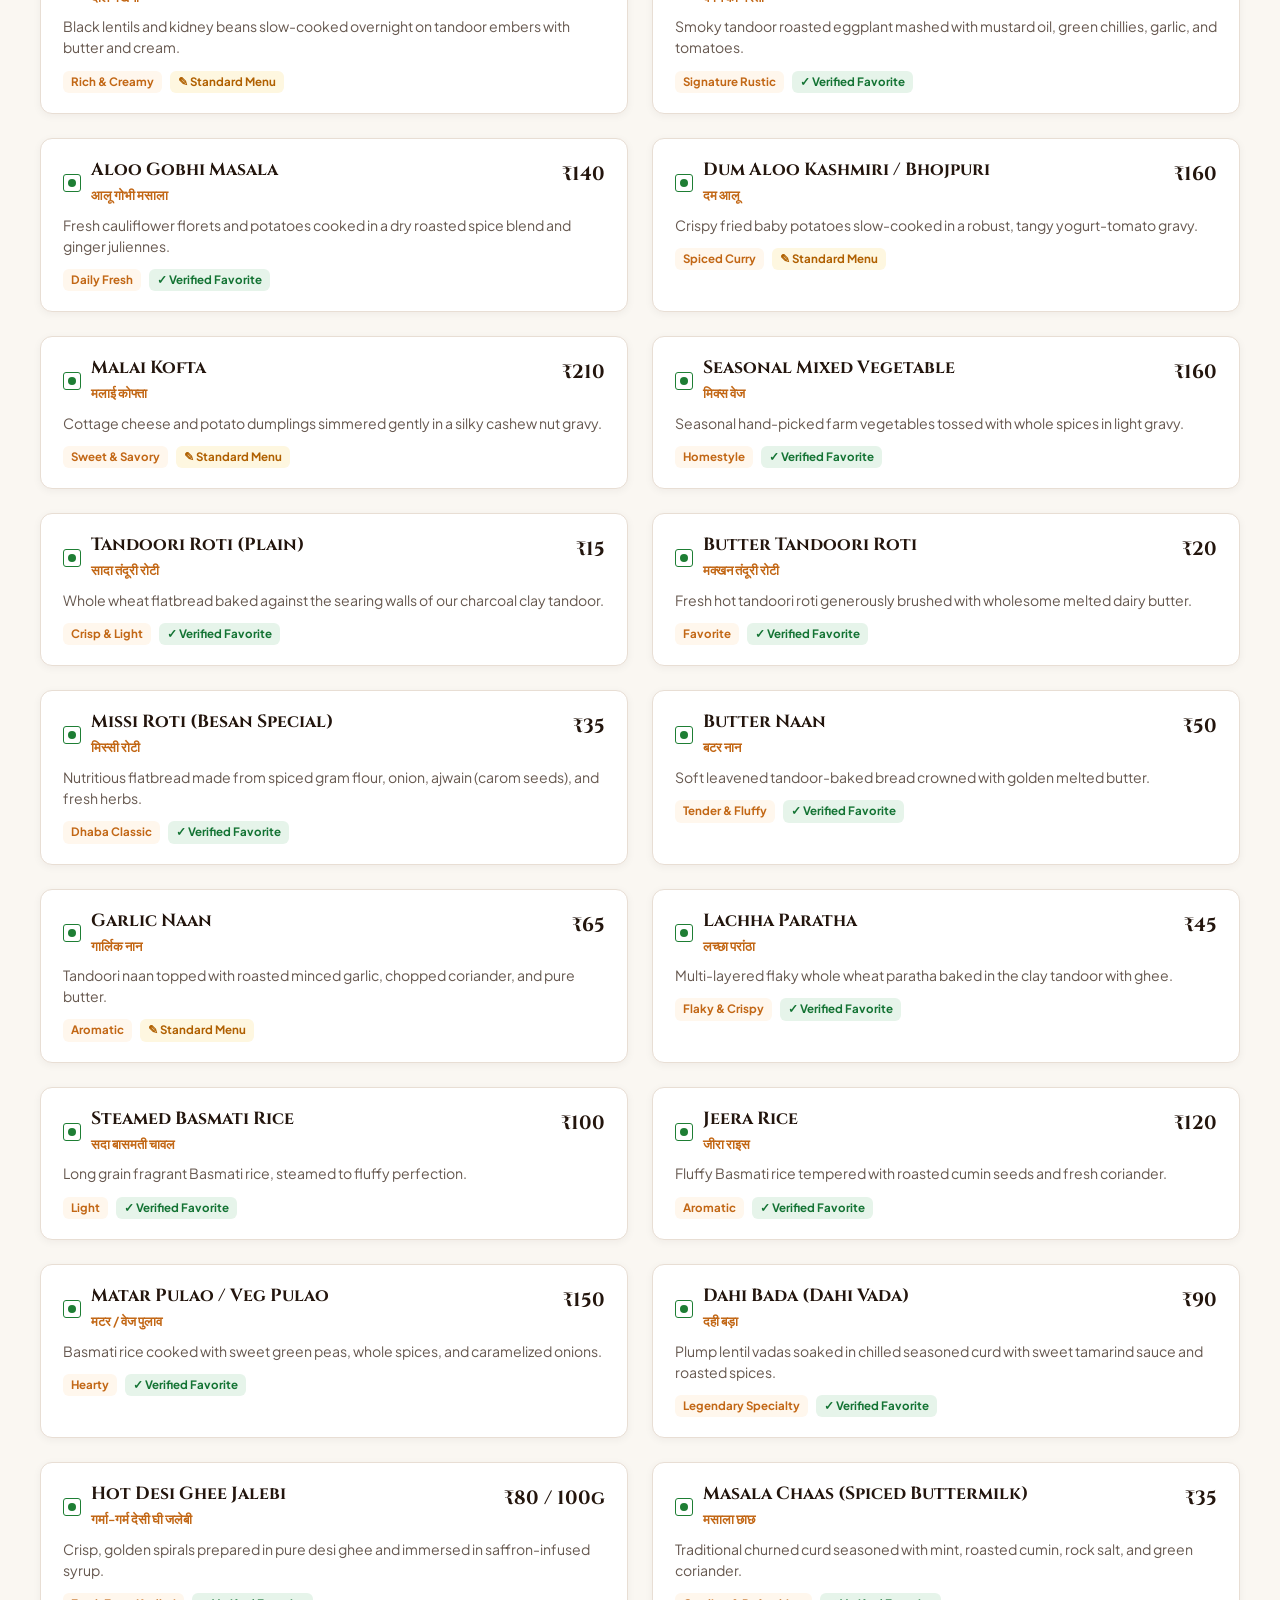
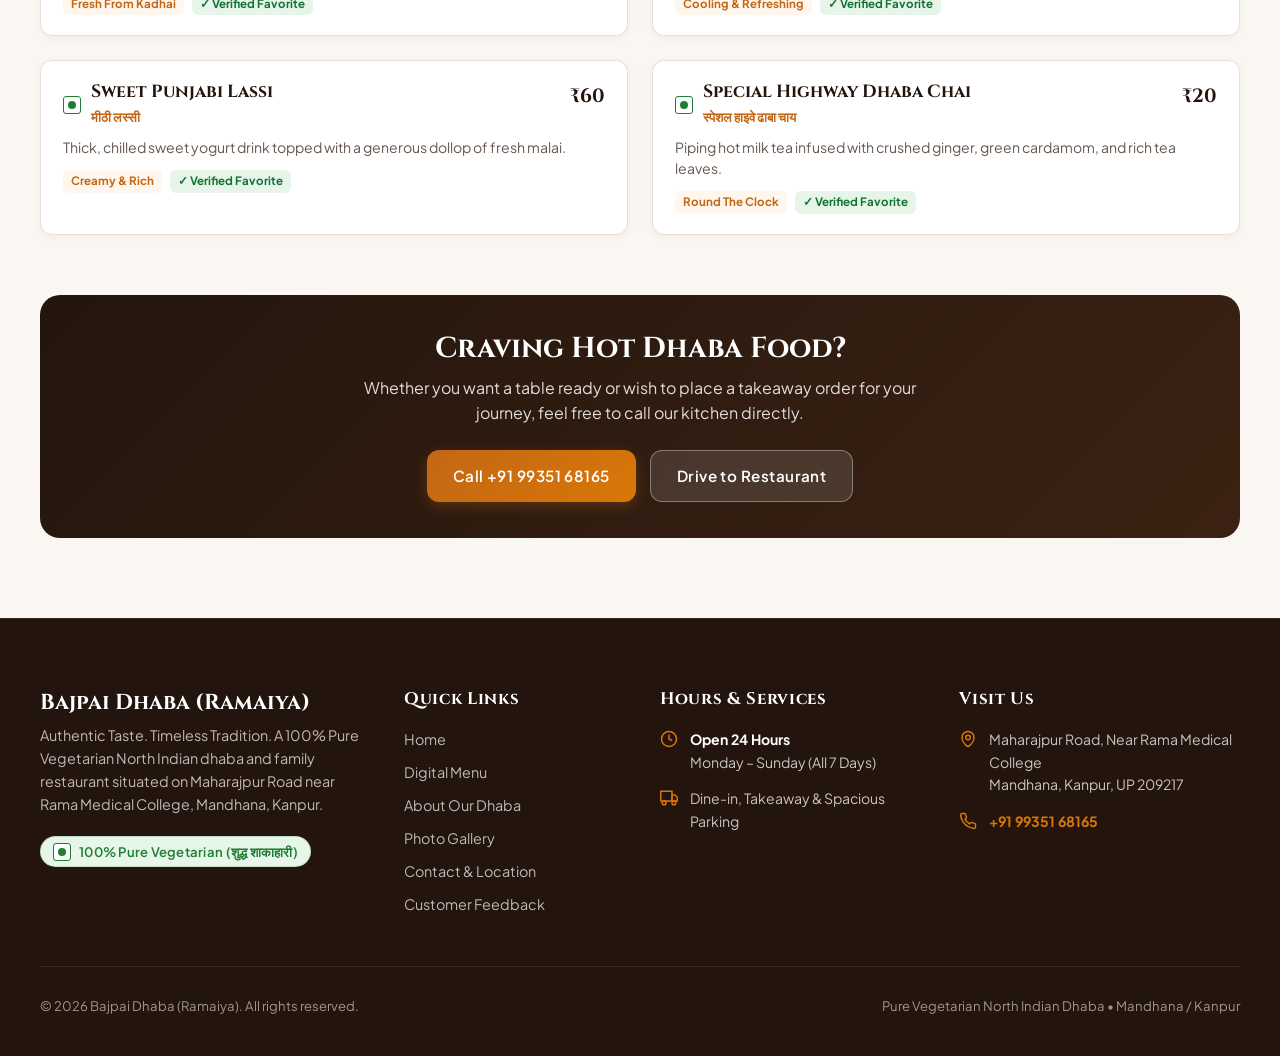
<file: menu.html>
<!DOCTYPE html>
<html lang="en">
<head>
  <meta charset="UTF-8">
  <meta name="viewport" content="width=device-width, initial-scale=1.0">
  <title>Digital Menu | Bajpai Dhaba (Ramaiya) - Pure Vegetarian Mandhana, Kanpur</title>
  
  <meta name="description" content="Explore the authentic pure vegetarian menu of Bajpai Dhaba (Ramaiya) in Mandhana, Kanpur. Paneer Pasanda, Dal Tadka, smoking tandoori rotis, Baigan Bharta, Dahi Vada, and hot Desi Ghee Jalebi.">
  <meta name="keywords" content="Bajpai Dhaba menu, Bajpai Dhaba Ramaiya prices, Mandhana dhaba food list, Paneer Pasanda Kanpur, vegetarian menu Mandhana">
  <link rel="canonical" href="https://bajpaidhaba.com/menu.html">

  <meta property="og:type" content="restaurant.menu">
  <meta property="og:title" content="Digital Menu | Bajpai Dhaba (Ramaiya) Kanpur">
  <meta property="og:description" content="Pure vegetarian dhaba specialties prepared fresh to order. View our full selection of paneer curries, tandoor breads, dal, and sweets.">
  <meta property="og:image" content="https://images.unsplash.com/photo-1631452180519-c014fe946bc7?auto=format&fit=crop&w=1200&q=80">
  <meta property="og:url" content="https://bajpaidhaba.com/menu.html">

  <link rel="stylesheet" href="assets/css/style.css">
</head>
<body>

  <!-- Sticky Header -->
  <header class="site-header">
    <div class="container nav-container">
      <a href="index.html" class="brand-logo" aria-label="Bajpai Dhaba Homepage">
        <span class="brand-title">
          <span class="veg-badge" title="100% Pure Vegetarian"></span>
          Bajpai Dhaba <span style="font-size:0.85em; color:var(--c-saffron);">(Ramaiya)</span>
        </span>
        <span class="brand-subtitle">Shuddh Shakahari • Mandhana, Kanpur</span>
      </a>

      <nav class="nav-menu" aria-label="Main Navigation">
        <a href="index.html" class="nav-link">Home</a>
        <a href="menu.html" class="nav-link active">Menu</a>
        <a href="about.html" class="nav-link">About</a>
        <a href="gallery.html" class="nav-link">Gallery</a>
        <a href="contact.html" class="nav-link">Contact</a>
        <a href="feedback.html" class="nav-link">Feedback</a>
      </nav>

      <div class="nav-actions">
        <a href="https://www.google.com/maps/dir/?api=1&destination=Bajpai+Dhaba+(Ramaiya)+Mandhana+Kanpur" 
           target="_blank" 
           rel="noopener noreferrer" 
           class="btn btn-primary btn-header-cta action-directions-btn">
          <span>Get Directions</span>
          <svg width="14" height="14" viewBox="0 0 24 24" fill="none" stroke="currentColor" stroke-width="2.5"><polygon points="3 11 22 2 13 21 11 13 3 11"/></svg>
        </a>

        <button class="hamburger-btn" aria-label="Open Navigation Menu">
          <span></span>
          <span></span>
          <span></span>
        </button>
      </div>
    </div>
  </header>

  <!-- Mobile Drawer -->
  <div class="drawer-overlay"></div>
  <aside class="mobile-drawer" aria-label="Mobile Navigation">
    <div class="drawer-header">
      <div>
        <span class="brand-title" style="font-size:1.15rem;">Bajpai Dhaba (Ramaiya)</span>
        <span class="brand-subtitle">100% Pure Veg Dhaba</span>
      </div>
      <button class="drawer-close-btn" aria-label="Close Menu">&times;</button>
    </div>

    <nav class="drawer-nav">
      <a href="index.html" class="drawer-link">Home <span>→</span></a>
      <a href="menu.html" class="drawer-link active">Digital Menu <span>→</span></a>
      <a href="about.html" class="drawer-link">Our Story & Heritage <span>→</span></a>
      <a href="gallery.html" class="drawer-link">Photo Gallery <span>→</span></a>
      <a href="contact.html" class="drawer-link">Location & Contact <span>→</span></a>
      <a href="feedback.html" class="drawer-link">Share Feedback <span>→</span></a>
    </nav>

    <div style="display:flex; flex-direction:column; gap:10px; margin-bottom:20px;">
      <a href="tel:+919935168165" class="btn btn-dark btn-sm" style="width:100%;">
        📞 Call +91 99351 68165
      </a>
      <a href="https://www.google.com/maps/dir/?api=1&destination=Bajpai+Dhaba+(Ramaiya)+Mandhana+Kanpur" target="_blank" rel="noopener noreferrer" class="btn btn-primary btn-sm" style="width:100%;">
        📍 Get Google Maps Directions
      </a>
    </div>

    <div class="drawer-contact-info">
      <p style="font-weight:700; color:var(--c-primary-dark); margin-bottom:4px;">Maharajpur Road, Mandhana</p>
      <p>Near Rama Medical College, Kanpur, UP 209217</p>
      <p style="color:var(--c-veg-green); font-weight:600; margin-top:6px;">● Open 24 Hours Daily</p>
    </div>
  </aside>

  <!-- Persistent Bottom Action Bar for Mobile -->
  <nav class="mobile-bottom-bar" aria-label="Quick Actions">
    <a href="tel:+919935168165" class="mobile-action-item action-call-btn">
      <svg viewBox="0 0 24 24" fill="none" stroke="currentColor" stroke-width="2"><path d="M22 16.92v3a2 2 0 0 1-2.18 2 19.79 19.79 0 0 1-8.63-3.07 19.5 19.5 0 0 1-6-6 19.79 19.79 0 0 1-3.07-8.67A2 2 0 0 1 4.11 2h3a2 2 0 0 1 2 1.72 12.84 12.84 0 0 0 .7 2.81 2 2 0 0 1-.45 2.11L8.09 9.91a16 16 0 0 0 6 6l1.27-1.27a2 2 0 0 1 2.11-.45 12.84 12.84 0 0 0 2.81.7A2 2 0 0 1 22 16.92z"/></svg>
      <span>Call</span>
    </a>
    <a href="https://www.google.com/maps/dir/?api=1&destination=Bajpai+Dhaba+(Ramaiya)+Mandhana+Kanpur" target="_blank" rel="noopener noreferrer" class="mobile-action-item highlight action-directions-btn">
      <svg viewBox="0 0 24 24" fill="none" stroke="currentColor" stroke-width="2"><polygon points="3 11 22 2 13 21 11 13 3 11"/></svg>
      <span>Directions</span>
    </a>
    <a href="menu.html" class="mobile-action-item">
      <svg viewBox="0 0 24 24" fill="none" stroke="currentColor" stroke-width="2"><path d="M18 2h-3a5 5 0 0 0-5 5v3H7v4h3v8h4v-8h3l1-4h-4V7a1 1 0 0 1 1-1h3z"/></svg>
      <span>Menu</span>
    </a>
  </nav>

  <main>
    <!-- Page Header Banner -->
    <section class="section-py" style="background: linear-gradient(180deg, #F4ECE1 0%, var(--c-cream-bg) 100%); padding-bottom: 30px;">
      <div class="container">
        <div class="section-header" style="margin-bottom: 24px;">
          <div style="display:inline-flex; align-items:center; gap:8px; margin-bottom:12px;">
            <span class="veg-badge"></span>
            <span class="section-subtitle" style="margin:0;">100% Shuddh Shakahari</span>
          </div>
          <h1 class="section-title">Our Digital Menu</h1>
          <div class="ornament-line"><span class="ornament-diamond"></span></div>
          <p class="section-desc">
            Authentic North Indian dhaba flavors prepared fresh to order. Cooked with pure spices and served hot.
          </p>
        </div>

        <!-- Transparency & Owner Notice Box -->
        <div style="max-width: 760px; margin: 0 auto 30px; background-color: #FFFFFF; border: 1px dashed var(--c-saffron); border-radius: var(--radius-md); padding: 14px 20px; font-size: 0.85rem; color: var(--c-text-muted); display: flex; align-items: center; justify-content: space-between; gap: 16px; flex-wrap: wrap;">
          <div style="display: flex; align-items: center; gap: 10px;">
            <span style="font-size: 1.2rem;">💡</span>
            <span>
              <strong>Note on Pricing:</strong> Items marked with <strong style="color:#137333;">✓ Verified Favorite</strong> are based on real customer feedback. Prices are managed in a centralized data file and subject to daily fresh market updates.
            </span>
          </div>
          <span id="menuItemsCount" style="font-weight: 700; color: var(--c-primary-dark); white-space: nowrap;">Loading items...</span>
        </div>

        <!-- Search & Filter Controls -->
        <div class="menu-controls">
          <div class="menu-search-bar">
            <svg class="menu-search-icon" viewBox="0 0 24 24" fill="none" stroke="currentColor" stroke-width="2"><circle cx="11" cy="11" r="8"/><line x1="21" y1="21" x2="16.65" y2="16.65"/></svg>
            <input 
              type="text" 
              id="menuSearchInput" 
              class="menu-search-input" 
              placeholder="Search dishes (e.g. Paneer Pasanda, Dal Tadka, Roti...)"
              aria-label="Search menu items"
            />
          </div>

          <!-- Dynamic Category Tabs -->
          <div class="menu-category-tabs" id="menuCategoriesContainer" role="tablist">
            <!-- Rendered by menu.js -->
          </div>
        </div>
      </div>
    </section>

    <!-- Menu Items Grid -->
    <section class="section-py" style="padding-top: 20px; background-color: var(--c-cream-bg);">
      <div class="container">
        <div class="menu-items-grid" id="menuItemsContainer">
          <!-- Rendered dynamically by menu.js -->
        </div>

        <!-- Call to Action Banner -->
        <div style="margin-top: 60px; background: linear-gradient(135deg, var(--c-primary-dark) 0%, var(--c-primary-medium) 100%); color: #FFFFFF; border-radius: var(--radius-lg); padding: 36px 30px; text-align: center;">
          <h2 style="font-size: 1.8rem; color: #FFFFFF; margin-bottom: 8px;">Craving Hot Dhaba Food?</h2>
          <p style="color: rgba(255, 255, 255, 0.85); font-size: 1rem; max-width: 600px; margin: 0 auto 24px;">
            Whether you want a table ready or wish to place a takeaway order for your journey, feel free to call our kitchen directly.
          </p>
          <div style="display: flex; justify-content: center; gap: 14px; flex-wrap: wrap;">
            <a href="tel:+919935168165" class="btn btn-primary action-call-btn">
              <span>Call +91 99351 68165</span>
            </a>
            <a href="https://www.google.com/maps/dir/?api=1&destination=Bajpai+Dhaba+(Ramaiya)+Mandhana+Kanpur" 
               target="_blank" 
               rel="noopener noreferrer" 
               class="btn btn-outline-white action-directions-btn">
              <span>Drive to Restaurant</span>
            </a>
          </div>
        </div>
      </div>
    </section>
  </main>

  <!-- Footer -->
  <footer class="site-footer">
    <div class="container">
      <div class="footer-grid">
        <div>
          <h3 class="footer-brand-title">Bajpai Dhaba (Ramaiya)</h3>
          <p class="footer-brand-desc">
            Authentic Taste. Timeless Tradition. A 100% Pure Vegetarian North Indian dhaba and family restaurant situated on Maharajpur Road near Rama Medical College, Mandhana, Kanpur.
          </p>
          <div class="veg-pill">
            <span class="veg-badge"></span>
            <span>100% Pure Vegetarian (शुद्ध शाकाहारी)</span>
          </div>
        </div>

        <div>
          <h4 class="footer-heading">Quick Links</h4>
          <nav class="footer-links">
            <a href="index.html" class="footer-link">Home</a>
            <a href="menu.html" class="footer-link">Digital Menu</a>
            <a href="about.html" class="footer-link">About Our Dhaba</a>
            <a href="gallery.html" class="footer-link">Photo Gallery</a>
            <a href="contact.html" class="footer-link">Contact & Location</a>
            <a href="feedback.html" class="footer-link">Customer Feedback</a>
          </nav>
        </div>

        <div>
          <h4 class="footer-heading">Hours & Services</h4>
          <div class="footer-contact-item">
            <svg viewBox="0 0 24 24" fill="none" stroke="currentColor" stroke-width="2"><circle cx="12" cy="12" r="10"/><polyline points="12 6 12 12 16 14"/></svg>
            <div>
              <p style="font-weight:700; color:#FFFFFF;">Open 24 Hours</p>
              <p>Monday – Sunday (All 7 Days)</p>
            </div>
          </div>
          <div class="footer-contact-item">
            <svg viewBox="0 0 24 24" fill="none" stroke="currentColor" stroke-width="2"><rect x="1" y="3" width="15" height="13"/><polygon points="16 8 20 8 23 11 23 16 16 16 16 8"/><circle cx="5.5" cy="18.5" r="2.5"/><circle cx="18.5" cy="18.5" r="2.5"/></svg>
            <p>Dine-in, Takeaway & Spacious Parking</p>
          </div>
        </div>

        <div>
          <h4 class="footer-heading">Visit Us</h4>
          <div class="footer-contact-item">
            <svg viewBox="0 0 24 24" fill="none" stroke="currentColor" stroke-width="2"><path d="M12 22s-8-4.5-8-11.8A8 8 0 0 1 12 2a8 8 0 0 1 8 8.2c0 7.3-8 11.8-8 11.8z"/><circle cx="12" cy="10" r="3"/></svg>
            <div>
              <p>Maharajpur Road, Near Rama Medical College</p>
              <p>Mandhana, Kanpur, UP 209217</p>
            </div>
          </div>
          <div class="footer-contact-item">
            <svg viewBox="0 0 24 24" fill="none" stroke="currentColor" stroke-width="2"><path d="M22 16.92v3a2 2 0 0 1-2.18 2 19.79 19.79 0 0 1-8.63-3.07 19.5 19.5 0 0 1-6-6 19.79 19.79 0 0 1-3.07-8.67A2 2 0 0 1 4.11 2h3a2 2 0 0 1 2 1.72 12.84 12.84 0 0 0 .7 2.81 2 2 0 0 1-.45 2.11L8.09 9.91a16 16 0 0 0 6 6l1.27-1.27a2 2 0 0 1 2.11-.45 12.84 12.84 0 0 0 2.81.7A2 2 0 0 1 22 16.92z"/></svg>
            <a href="tel:+919935168165" class="action-call-btn" style="color:var(--c-saffron-light); font-weight:700;">+91 99351 68165</a>
          </div>
        </div>
      </div>

      <div class="footer-bottom">
        <p>© <span id="currentYear">2026</span> Bajpai Dhaba (Ramaiya). All rights reserved.</p>
        <p>Pure Vegetarian North Indian Dhaba • Mandhana / Kanpur</p>
      </div>
    </div>
  </footer>

  <!-- Scripts -->
  <script type="module" src="assets/js/main.js"></script>
  <script type="module" src="assets/js/menu.js"></script>
</body>
</html>
</file>
<file: assets/css/style.css>
/* ==========================================================================
   Bajpai Dhaba (Ramaiya) - Premium Restaurant Design System
   Aesthetic: Warm Earthy Heritage, North Indian Dhaba Culture, Modern Luxury
   ========================================================================== */

@import url('https://fonts.googleapis.com/css2?family=Cinzel:wght@500;600;700;800&family=Playfair+Display:ital,wght@0,500;0,600;0,700;1,400&family=Plus+Jakarta+Sans:wght@300;400;500;600;700&family=Rozha+One&display=swap');

:root {
  /* Color Palette */
  --c-primary-dark: #23150D;      /* Rich Deep Teak / Clay */
  --c-primary-medium: #3B2213;    /* Warm Wood / Charcoal Clay */
  --c-primary-light: #52311C;     /* Muted Terracotta */
  --c-saffron: #C26715;           /* Muted Heritage Saffron / Amber */
  --c-saffron-light: #D97706;     /* Warm Spiced Gold */
  --c-saffron-subtle: #FFF7ED;    /* Soft Saffron Tint */
  --c-gold: #D4AF37;              /* Muted Antique Gold */
  --c-cream-bg: #FAF7F2;          /* Clean Ivory Dining Canvas */
  --c-cream-card: #FFFFFF;        /* Card Surface */
  --c-cream-alt: #F4ECE1;         /* Warm Sand Neutral */
  --c-text-main: #1C1917;         /* High Contrast Dark Charcoal */
  --c-text-muted: #66584F;        /* Refined Earthy Muted */
  --c-border: #E8DED4;           /* Subtle Warm Border */
  --c-border-light: #F0E8DF;     /* Extra Light Divider */
  --c-veg-green: #1E7E34;         /* Official Pure Vegetarian Green */
  --c-veg-bg: #E8F5E9;            /* Pure Veg Light Tint */

  /* Typography */
  --font-serif-display: 'Cinzel', 'Playfair Display', Georgia, serif;
  --font-serif-body: 'Playfair Display', Georgia, serif;
  --font-sans: 'Plus Jakarta Sans', -apple-system, BlinkMacSystemFont, "Segoe UI", Roboto, sans-serif;
  --font-hindi: 'Rozha One', 'Cinzel', serif;

  /* Shadows & Radius */
  --radius-sm: 6px;
  --radius-md: 12px;
  --radius-lg: 20px;
  --radius-full: 9999px;
  --shadow-sm: 0 2px 8px rgba(35, 21, 13, 0.05);
  --shadow-md: 0 8px 24px rgba(35, 21, 13, 0.08);
  --shadow-lg: 0 16px 40px rgba(35, 21, 13, 0.12);
  --shadow-hero: 0 20px 50px rgba(0, 0, 0, 0.35);

  /* Layout */
  --container-max: 1240px;
  --header-height: 80px;
  --mobile-bar-height: 64px;
}

/* Reset & Base Setup */
*, *::before, *::after {
  box-sizing: border-box;
  margin: 0;
  padding: 0;
}

html {
  scroll-behavior: smooth;
  font-size: 16px;
  -webkit-text-size-adjust: 100%;
}

body {
  font-family: var(--font-sans);
  background-color: var(--c-cream-bg);
  color: var(--c-text-main);
  line-height: 1.6;
  overflow-x: hidden;
  padding-bottom: 0;
}

@media (max-width: 768px) {
  body {
    padding-bottom: var(--mobile-bar-height);
  }
}

img {
  max-width: 100%;
  height: auto;
  display: block;
}

a {
  color: inherit;
  text-decoration: none;
  transition: all 0.25s ease;
}

button {
  font-family: inherit;
  cursor: pointer;
  border: none;
  background: transparent;
  transition: all 0.25s ease;
}

ul, ol {
  list-style: none;
}

/* Typography Styles */
h1, h2, h3, h4, .font-display {
  font-family: var(--font-serif-display);
  font-weight: 700;
  color: var(--c-primary-dark);
  line-height: 1.25;
}

.font-editorial {
  font-family: var(--font-serif-body);
}

.font-hindi {
  font-family: var(--font-hindi);
}

/* Container */
.container {
  width: 100%;
  max-width: var(--container-max);
  margin-left: auto;
  margin-right: auto;
  padding-left: 20px;
  padding-right: 20px;
}

/* Section Spacing */
.section-py {
  padding-top: 80px;
  padding-bottom: 80px;
}

@media (max-width: 768px) {
  .section-py {
    padding-top: 50px;
    padding-bottom: 50px;
  }
}

/* Veg Badge Indicator (Official Indian Mark) */
.veg-badge {
  display: inline-flex;
  align-items: center;
  justify-content: center;
  width: 18px;
  height: 18px;
  border: 1.5px solid var(--c-veg-green);
  border-radius: 3px;
  background-color: #FFFFFF;
  flex-shrink: 0;
}

.veg-badge::after {
  content: '';
  width: 8px;
  height: 8px;
  border-radius: 50%;
  background-color: var(--c-veg-green);
}

.veg-pill {
  display: inline-flex;
  align-items: center;
  gap: 8px;
  background-color: var(--c-veg-bg);
  color: var(--c-veg-green);
  border: 1px solid rgba(30, 126, 52, 0.2);
  padding: 4px 12px;
  border-radius: var(--radius-full);
  font-size: 0.82rem;
  font-weight: 600;
  letter-spacing: 0.02em;
}

/* Buttons */
.btn {
  display: inline-flex;
  align-items: center;
  justify-content: center;
  gap: 10px;
  padding: 13px 26px;
  font-size: 0.95rem;
  font-weight: 600;
  letter-spacing: 0.03em;
  border-radius: var(--radius-md);
  transition: transform 0.2s ease, box-shadow 0.2s ease, background-color 0.2s ease, color 0.2s ease;
  white-space: nowrap;
}

.btn:active {
  transform: scale(0.98);
}

.btn-primary {
  background: linear-gradient(135deg, var(--c-saffron) 0%, var(--c-saffron-light) 100%);
  color: #FFFFFF;
  box-shadow: 0 4px 14px rgba(194, 103, 21, 0.3);
}

.btn-primary:hover {
  background: linear-gradient(135deg, #af5a0f 0%, var(--c-saffron) 100%);
  box-shadow: 0 6px 20px rgba(194, 103, 21, 0.4);
  transform: translateY(-2px);
  color: #FFFFFF;
}

.btn-secondary {
  background-color: #FFFFFF;
  color: var(--c-primary-dark);
  border: 1px solid var(--c-border);
  box-shadow: var(--shadow-sm);
}

.btn-secondary:hover {
  border-color: var(--c-saffron);
  color: var(--c-saffron);
  transform: translateY(-2px);
}

.btn-dark {
  background-color: var(--c-primary-dark);
  color: #FFFFFF;
  box-shadow: 0 4px 14px rgba(35, 21, 13, 0.25);
}

.btn-dark:hover {
  background-color: var(--c-primary-medium);
  color: #FFFFFF;
  transform: translateY(-2px);
}

.btn-outline-white {
  background-color: rgba(255, 255, 255, 0.12);
  color: #FFFFFF;
  border: 1px solid rgba(255, 255, 255, 0.35);
  backdrop-filter: blur(8px);
}

.btn-outline-white:hover {
  background-color: #FFFFFF;
  color: var(--c-primary-dark);
  transform: translateY(-2px);
}

.btn-sm {
  padding: 8px 16px;
  font-size: 0.85rem;
}

/* Ornamental Accents */
.ornament-line {
  display: flex;
  align-items: center;
  justify-content: center;
  gap: 14px;
  margin: 12px 0 20px;
}

.ornament-line::before,
.ornament-line::after {
  content: '';
  height: 1px;
  width: 60px;
  background: linear-gradient(90deg, transparent, var(--c-saffron));
}

.ornament-line::after {
  background: linear-gradient(90deg, var(--c-saffron), transparent);
}

.ornament-diamond {
  width: 8px;
  height: 8px;
  background-color: var(--c-saffron);
  transform: rotate(45deg);
}

/* Section Header */
.section-header {
  text-align: center;
  max-width: 680px;
  margin: 0 auto 48px;
}

.section-subtitle {
  font-size: 0.85rem;
  font-weight: 700;
  text-transform: uppercase;
  letter-spacing: 0.15em;
  color: var(--c-saffron);
  display: block;
  margin-bottom: 8px;
}

.section-title {
  font-size: 2.2rem;
  color: var(--c-primary-dark);
  margin-bottom: 12px;
}

.section-desc {
  font-size: 1.05rem;
  color: var(--c-text-muted);
}

@media (max-width: 768px) {
  .section-title {
    font-size: 1.75rem;
  }
  .section-desc {
    font-size: 0.95rem;
  }
}

/* ==========================================================================
   NAVIGATION BAR
   ========================================================================== */
.site-header {
  position: sticky;
  top: 0;
  z-index: 100;
  background-color: rgba(250, 247, 242, 0.95);
  backdrop-filter: blur(12px);
  border-bottom: 1px solid var(--c-border);
  transition: all 0.3s ease;
}

.site-header.scrolled {
  background-color: rgba(255, 255, 255, 0.98);
  box-shadow: 0 4px 20px rgba(35, 21, 13, 0.08);
}

.nav-container {
  display: flex;
  align-items: center;
  justify-content: space-between;
  height: var(--header-height);
}

.brand-logo {
  display: flex;
  flex-direction: column;
}

.brand-title {
  font-family: var(--font-serif-display);
  font-size: 1.35rem;
  font-weight: 700;
  letter-spacing: 0.03em;
  color: var(--c-primary-dark);
  display: flex;
  align-items: center;
  gap: 8px;
}

.brand-subtitle {
  font-size: 0.72rem;
  font-weight: 600;
  letter-spacing: 0.12em;
  text-transform: uppercase;
  color: var(--c-saffron);
  margin-top: 1px;
}

.nav-menu {
  display: flex;
  align-items: center;
  gap: 28px;
}

.nav-link {
  font-size: 0.92rem;
  font-weight: 600;
  color: var(--c-primary-dark);
  padding: 8px 4px;
  position: relative;
  letter-spacing: 0.02em;
}

.nav-link::after {
  content: '';
  position: absolute;
  bottom: 0;
  left: 0;
  width: 0;
  height: 2px;
  background-color: var(--c-saffron);
  transition: width 0.25s ease;
}

.nav-link:hover::after,
.nav-link.active::after {
  width: 100%;
}

.nav-link.active {
  color: var(--c-saffron);
}

.nav-actions {
  display: flex;
  align-items: center;
  gap: 14px;
}

.btn-header-cta {
  padding: 10px 20px;
  font-size: 0.88rem;
}

.hamburger-btn {
  display: none;
  flex-direction: column;
  justify-content: space-between;
  width: 28px;
  height: 20px;
  padding: 0;
  background: transparent;
  cursor: pointer;
}

.hamburger-btn span {
  display: block;
  width: 100%;
  height: 2.5px;
  background-color: var(--c-primary-dark);
  border-radius: 2px;
  transition: all 0.3s ease;
}

.hamburger-btn.open span:nth-child(1) {
  transform: translateY(8.5px) rotate(45deg);
}

.hamburger-btn.open span:nth-child(2) {
  opacity: 0;
}

.hamburger-btn.open span:nth-child(3) {
  transform: translateY(-8.5px) rotate(-45deg);
}

@media (max-width: 991px) {
  .nav-menu {
    display: none;
  }
  .hamburger-btn {
    display: flex;
  }
  .btn-header-cta {
    display: none;
  }
}

/* Mobile Navigation Drawer */
.mobile-drawer {
  position: fixed;
  top: 0;
  right: -100%;
  width: 82%;
  max-width: 360px;
  height: 100%;
  background-color: #FFFFFF;
  z-index: 150;
  box-shadow: -10px 0 30px rgba(0, 0, 0, 0.2);
  transition: right 0.35s cubic-bezier(0.16, 1, 0.3, 1);
  display: flex;
  flex-direction: column;
  padding: 30px 24px;
  overflow-y: auto;
}

.mobile-drawer.open {
  right: 0;
}

.drawer-overlay {
  position: fixed;
  top: 0;
  left: 0;
  width: 100%;
  height: 100%;
  background-color: rgba(35, 21, 13, 0.5);
  backdrop-filter: blur(4px);
  z-index: 140;
  opacity: 0;
  visibility: hidden;
  transition: all 0.3s ease;
}

.drawer-overlay.open {
  opacity: 1;
  visibility: visible;
}

.drawer-header {
  display: flex;
  align-items: center;
  justify-content: space-between;
  margin-bottom: 30px;
  padding-bottom: 16px;
  border-bottom: 1px solid var(--c-border);
}

.drawer-close-btn {
  font-size: 1.5rem;
  color: var(--c-primary-dark);
  line-height: 1;
}

.drawer-nav {
  display: flex;
  flex-direction: column;
  gap: 16px;
  margin-bottom: 30px;
}

.drawer-link {
  font-family: var(--font-serif-display);
  font-size: 1.15rem;
  font-weight: 600;
  color: var(--c-primary-dark);
  padding: 8px 0;
  border-bottom: 1px solid var(--c-border-light);
  display: flex;
  align-items: center;
  justify-content: space-between;
}

.drawer-link.active {
  color: var(--c-saffron);
}

.drawer-contact-info {
  margin-top: auto;
  padding-top: 20px;
  border-top: 1px solid var(--c-border);
  font-size: 0.88rem;
  color: var(--c-text-muted);
}

/* ==========================================================================
   PERSISTENT MOBILE ACTION BAR
   ========================================================================== */
.mobile-bottom-bar {
  display: none;
  position: fixed;
  bottom: 0;
  left: 0;
  right: 0;
  height: var(--mobile-bar-height);
  background-color: #FFFFFF;
  border-top: 1px solid var(--c-border);
  box-shadow: 0 -4px 16px rgba(35, 21, 13, 0.08);
  z-index: 90;
  grid-template-columns: 1fr 1fr 1fr;
}

@media (max-width: 768px) {
  .mobile-bottom-bar {
    display: grid;
  }
}

.mobile-action-item {
  display: flex;
  flex-direction: column;
  align-items: center;
  justify-content: center;
  gap: 3px;
  color: var(--c-primary-dark);
  font-size: 0.72rem;
  font-weight: 700;
  text-transform: uppercase;
  letter-spacing: 0.04em;
  border-right: 1px solid var(--c-border-light);
}

.mobile-action-item:last-child {
  border-right: none;
}

.mobile-action-item svg {
  width: 20px;
  height: 20px;
  color: var(--c-saffron);
}

.mobile-action-item.highlight {
  background: linear-gradient(135deg, var(--c-saffron) 0%, var(--c-saffron-light) 100%);
  color: #FFFFFF;
}

.mobile-action-item.highlight svg {
  color: #FFFFFF;
}

/* ==========================================================================
   HOMEPAGE HERO SECTION
   ========================================================================== */
.hero-section {
  position: relative;
  min-height: 85vh;
  display: flex;
  align-items: center;
  background-color: var(--c-primary-dark);
  overflow: hidden;
}

.hero-bg-img {
  position: absolute;
  top: 0;
  left: 0;
  width: 100%;
  height: 100%;
  object-fit: cover;
  object-position: center;
  filter: brightness(0.42) saturate(1.1);
  transform: scale(1.03);
  transition: transform 10s ease;
}

.hero-overlay {
  position: absolute;
  top: 0;
  left: 0;
  width: 100%;
  height: 100%;
  background: linear-gradient(180deg, rgba(35, 21, 13, 0.75) 0%, rgba(35, 21, 13, 0.45) 50%, rgba(35, 21, 13, 0.9) 100%);
}

.hero-content {
  position: relative;
  z-index: 10;
  max-width: 820px;
  padding: 60px 0;
  color: #FFFFFF;
}

.hero-pill-badge {
  display: inline-flex;
  align-items: center;
  gap: 8px;
  background-color: rgba(255, 255, 255, 0.15);
  backdrop-filter: blur(10px);
  border: 1px solid rgba(255, 255, 255, 0.25);
  color: #FFFFFF;
  padding: 6px 16px;
  border-radius: var(--radius-full);
  font-size: 0.85rem;
  font-weight: 600;
  letter-spacing: 0.08em;
  text-transform: uppercase;
  margin-bottom: 20px;
}

.hero-title {
  font-family: var(--font-serif-display);
  font-size: 3.4rem;
  font-weight: 800;
  letter-spacing: 0.02em;
  color: #FFFFFF;
  line-height: 1.15;
  margin-bottom: 12px;
  text-shadow: 0 4px 18px rgba(0, 0, 0, 0.4);
}

.hero-tagline {
  font-family: var(--font-serif-body);
  font-style: italic;
  font-size: 1.6rem;
  color: #F8E2AF;
  margin-bottom: 20px;
  letter-spacing: 0.02em;
}

.hero-description {
  font-size: 1.1rem;
  color: rgba(255, 255, 255, 0.88);
  max-width: 640px;
  line-height: 1.65;
  margin-bottom: 32px;
}

.hero-actions {
  display: flex;
  flex-wrap: wrap;
  gap: 16px;
  margin-bottom: 40px;
}

.hero-features-bar {
  display: flex;
  flex-wrap: wrap;
  gap: 24px;
  padding-top: 24px;
  border-top: 1px solid rgba(255, 255, 255, 0.2);
}

.hero-feature-item {
  display: flex;
  align-items: center;
  gap: 10px;
  font-size: 0.9rem;
  font-weight: 600;
  color: rgba(255, 255, 255, 0.9);
}

.hero-feature-item svg {
  color: var(--c-saffron-light);
  width: 18px;
  height: 18px;
}

@media (max-width: 768px) {
  .hero-title {
    font-size: 2.25rem;
  }
  .hero-tagline {
    font-size: 1.25rem;
  }
  .hero-description {
    font-size: 0.98rem;
  }
  .hero-actions .btn {
    width: 100%;
  }
}

/* ==========================================================================
   VALUE PROPOSITIONS (WHY BAJPAI DHABA?)
   ========================================================================== */
.value-props-grid {
  display: grid;
  grid-template-columns: repeat(4, 1fr);
  gap: 24px;
}

@media (max-width: 1024px) {
  .value-props-grid {
    grid-template-columns: repeat(2, 1fr);
  }
}

@media (max-width: 640px) {
  .value-props-grid {
    grid-template-columns: 1fr;
  }
}

.value-card {
  background-color: var(--c-cream-card);
  border: 1px solid var(--c-border);
  border-radius: var(--radius-md);
  padding: 32px 24px;
  box-shadow: var(--shadow-sm);
  transition: transform 0.25s ease, box-shadow 0.25s ease, border-color 0.25s ease;
  position: relative;
  display: flex;
  flex-direction: column;
}

.value-card:hover {
  transform: translateY(-4px);
  box-shadow: var(--shadow-md);
  border-color: var(--c-saffron);
}

.value-icon-wrapper {
  width: 52px;
  height: 52px;
  border-radius: var(--radius-md);
  background-color: var(--c-saffron-subtle);
  color: var(--c-saffron);
  display: flex;
  align-items: center;
  justify-content: center;
  margin-bottom: 20px;
}

.value-icon-wrapper svg {
  width: 26px;
  height: 26px;
}

.value-hindi {
  font-size: 0.85rem;
  color: var(--c-saffron);
  font-weight: 700;
  margin-bottom: 4px;
}

.value-title {
  font-size: 1.22rem;
  color: var(--c-primary-dark);
  margin-bottom: 12px;
}

.value-desc {
  font-size: 0.92rem;
  color: var(--c-text-muted);
  line-height: 1.6;
}

/* ==========================================================================
   SIGNATURE FOOD SHOWCASE
   ========================================================================== */
.signature-grid {
  display: grid;
  grid-template-columns: repeat(3, 1fr);
  gap: 28px;
}

@media (max-width: 991px) {
  .signature-grid {
    grid-template-columns: repeat(2, 1fr);
  }
}

@media (max-width: 640px) {
  .signature-grid {
    grid-template-columns: 1fr;
  }
}

.food-card {
  background-color: var(--c-cream-card);
  border-radius: var(--radius-md);
  border: 1px solid var(--c-border);
  overflow: hidden;
  box-shadow: var(--shadow-sm);
  transition: transform 0.25s ease, box-shadow 0.25s ease;
  display: flex;
  flex-direction: column;
}

.food-card:hover {
  transform: translateY(-4px);
  box-shadow: var(--shadow-lg);
}

.food-card-media {
  position: relative;
  height: 220px;
  overflow: hidden;
  background-color: var(--c-cream-alt);
}

.food-card-img {
  width: 100%;
  height: 100%;
  object-fit: cover;
  transition: transform 0.4s ease;
}

.food-card:hover .food-card-img {
  transform: scale(1.05);
}

.food-badge-pill {
  position: absolute;
  top: 14px;
  left: 14px;
  background-color: rgba(35, 21, 13, 0.88);
  backdrop-filter: blur(4px);
  color: #FFFFFF;
  padding: 4px 10px;
  border-radius: var(--radius-full);
  font-size: 0.75rem;
  font-weight: 700;
  letter-spacing: 0.04em;
  text-transform: uppercase;
}

.food-card-content {
  padding: 22px;
  display: flex;
  flex-direction: column;
  flex-grow: 1;
}

.food-card-header {
  display: flex;
  align-items: flex-start;
  justify-content: space-between;
  gap: 12px;
  margin-bottom: 8px;
}

.food-card-title-group {
  display: flex;
  flex-direction: column;
}

.food-card-name {
  font-size: 1.18rem;
  font-weight: 700;
  color: var(--c-primary-dark);
}

.food-card-hindi {
  font-size: 0.82rem;
  color: var(--c-saffron);
  font-weight: 600;
}

.food-card-price {
  font-family: var(--font-serif-display);
  font-size: 1.25rem;
  font-weight: 700;
  color: var(--c-primary-dark);
  white-space: nowrap;
}

.food-card-desc {
  font-size: 0.88rem;
  color: var(--c-text-muted);
  line-height: 1.55;
  margin-bottom: 16px;
  flex-grow: 1;
}

.food-card-footer {
  display: flex;
  align-items: center;
  justify-content: space-between;
  padding-top: 12px;
  border-top: 1px solid var(--c-border-light);
}

.food-card-tags {
  display: flex;
  flex-wrap: wrap;
  gap: 6px;
}

.food-tag {
  font-size: 0.72rem;
  background-color: var(--c-cream-alt);
  color: var(--c-text-muted);
  padding: 2px 8px;
  border-radius: var(--radius-sm);
  font-weight: 600;
}

/* ==========================================================================
   ABOUT STORY SECTION (SPLIT LAYOUT)
   ========================================================================== */
.about-split {
  display: grid;
  grid-template-columns: 1fr 1fr;
  gap: 50px;
  align-items: center;
}

@media (max-width: 991px) {
  .about-split {
    grid-template-columns: 1fr;
  }
}

.about-img-stack {
  position: relative;
}

.about-main-img {
  width: 100%;
  height: 420px;
  object-fit: cover;
  border-radius: var(--radius-lg);
  box-shadow: var(--shadow-lg);
}

.about-floating-card {
  position: absolute;
  bottom: -20px;
  right: 20px;
  background-color: var(--c-primary-dark);
  color: #FFFFFF;
  padding: 20px 24px;
  border-radius: var(--radius-md);
  box-shadow: var(--shadow-hero);
  max-width: 240px;
}

.about-floating-number {
  font-family: var(--font-serif-display);
  font-size: 2rem;
  font-weight: 800;
  color: var(--c-saffron-light);
  line-height: 1;
  margin-bottom: 4px;
}

.about-floating-label {
  font-size: 0.82rem;
  color: rgba(255, 255, 255, 0.85);
  line-height: 1.4;
}

.about-content-block .lead-text {
  font-size: 1.15rem;
  font-weight: 500;
  color: var(--c-primary-medium);
  margin-bottom: 18px;
  line-height: 1.65;
}

.about-content-block p {
  font-size: 0.95rem;
  color: var(--c-text-muted);
  margin-bottom: 16px;
  line-height: 1.65;
}

.about-highlights {
  display: grid;
  grid-template-columns: 1fr 1fr;
  gap: 16px;
  margin: 24px 0 32px;
}

.about-highlight-item {
  display: flex;
  align-items: center;
  gap: 10px;
  font-size: 0.9rem;
  font-weight: 600;
  color: var(--c-primary-dark);
}

.about-highlight-item svg {
  color: var(--c-saffron);
  width: 18px;
  height: 18px;
  flex-shrink: 0;
}

/* ==========================================================================
   REVIEWS & SOCIAL PROOF
   ========================================================================== */
.reviews-grid {
  display: grid;
  grid-template-columns: repeat(4, 1fr);
  gap: 24px;
}

@media (max-width: 1024px) {
  .reviews-grid {
    grid-template-columns: repeat(2, 1fr);
  }
}

@media (max-width: 640px) {
  .reviews-grid {
    grid-template-columns: 1fr;
  }
}

.review-card {
  background-color: var(--c-cream-card);
  border: 1px solid var(--c-border);
  border-radius: var(--radius-md);
  padding: 26px;
  box-shadow: var(--shadow-sm);
  display: flex;
  flex-direction: column;
  justify-content: space-between;
  transition: transform 0.2s ease, box-shadow 0.2s ease;
}

.review-card:hover {
  transform: translateY(-3px);
  box-shadow: var(--shadow-md);
}

.review-rating-stars {
  display: flex;
  gap: 3px;
  color: #F59E0B;
  margin-bottom: 12px;
}

.review-quote {
  font-size: 0.92rem;
  color: var(--c-text-main);
  line-height: 1.6;
  font-style: italic;
  margin-bottom: 18px;
  flex-grow: 1;
}

.review-author-group {
  display: flex;
  align-items: center;
  justify-content: space-between;
  border-top: 1px solid var(--c-border-light);
  padding-top: 12px;
}

.review-author-name {
  font-size: 0.88rem;
  font-weight: 700;
  color: var(--c-primary-dark);
}

.review-author-role {
  font-size: 0.75rem;
  color: var(--c-text-muted);
}

.review-source-tag {
  font-size: 0.72rem;
  font-weight: 700;
  color: var(--c-saffron);
  text-transform: uppercase;
}

/* ==========================================================================
   LOCATION CTA SECTION
   ========================================================================== */
.location-cta-section {
  background-color: var(--c-primary-dark);
  color: #FFFFFF;
  position: relative;
  overflow: hidden;
}

.location-cta-box {
  background: linear-gradient(135deg, rgba(59, 34, 19, 0.95) 0%, rgba(35, 21, 13, 0.98) 100%);
  border: 1px solid rgba(255, 255, 255, 0.15);
  border-radius: var(--radius-lg);
  padding: 50px 40px;
  display: grid;
  grid-template-columns: 1.2fr 1fr;
  gap: 40px;
  align-items: center;
}

@media (max-width: 991px) {
  .location-cta-box {
    grid-template-columns: 1fr;
    padding: 36px 24px;
  }
}

.location-cta-title {
  font-size: 2.2rem;
  color: #FFFFFF;
  margin-bottom: 12px;
}

.location-cta-desc {
  font-size: 1.05rem;
  color: rgba(255, 255, 255, 0.85);
  margin-bottom: 28px;
}

.location-details-list {
  display: flex;
  flex-direction: column;
  gap: 16px;
  margin-bottom: 30px;
}

.location-item {
  display: flex;
  align-items: flex-start;
  gap: 14px;
}

.location-item-icon {
  width: 36px;
  height: 36px;
  border-radius: var(--radius-sm);
  background-color: rgba(255, 255, 255, 0.12);
  display: flex;
  align-items: center;
  justify-content: center;
  color: var(--c-saffron-light);
  flex-shrink: 0;
}

.location-item-icon svg {
  width: 18px;
  height: 18px;
}

.location-item-text strong {
  display: block;
  font-size: 0.92rem;
  color: #FFFFFF;
  margin-bottom: 2px;
}

.location-item-text p {
  font-size: 0.88rem;
  color: rgba(255, 255, 255, 0.78);
}

.map-embed-wrapper {
  position: relative;
  width: 100%;
  height: 340px;
  border-radius: var(--radius-md);
  overflow: hidden;
  border: 1px solid rgba(255, 255, 255, 0.2);
  box-shadow: var(--shadow-lg);
}

.map-embed-wrapper iframe {
  width: 100%;
  height: 100%;
  border: none;
}

/* ==========================================================================
   DIGITAL MENU PAGE STYLES
   ========================================================================== */
.menu-controls {
  margin-bottom: 36px;
  display: flex;
  flex-direction: column;
  gap: 20px;
}

.menu-search-bar {
  max-width: 480px;
  margin: 0 auto;
  width: 100%;
  position: relative;
}

.menu-search-input {
  width: 100%;
  padding: 14px 20px 14px 46px;
  font-size: 0.95rem;
  font-family: inherit;
  border-radius: var(--radius-full);
  border: 1px solid var(--c-border);
  background-color: #FFFFFF;
  color: var(--c-text-main);
  outline: none;
  transition: all 0.2s ease;
  box-shadow: var(--shadow-sm);
}

.menu-search-input:focus {
  border-color: var(--c-saffron);
  box-shadow: 0 0 0 3px rgba(194, 103, 21, 0.15);
}

.menu-search-icon {
  position: absolute;
  left: 18px;
  top: 50%;
  transform: translateY(-50%);
  color: var(--c-text-muted);
  width: 18px;
  height: 18px;
}

.menu-category-tabs {
  display: flex;
  flex-wrap: wrap;
  justify-content: center;
  gap: 10px;
}

.category-tab-btn {
  padding: 10px 20px;
  border-radius: var(--radius-full);
  font-size: 0.88rem;
  font-weight: 600;
  color: var(--c-primary-dark);
  background-color: var(--c-cream-card);
  border: 1px solid var(--c-border);
  transition: all 0.2s ease;
}

.category-tab-btn:hover {
  border-color: var(--c-saffron);
  color: var(--c-saffron);
}

.category-tab-btn.active {
  background-color: var(--c-primary-dark);
  color: #FFFFFF;
  border-color: var(--c-primary-dark);
}

.menu-items-grid {
  display: grid;
  grid-template-columns: repeat(2, 1fr);
  gap: 24px;
}

@media (max-width: 768px) {
  .menu-items-grid {
    grid-template-columns: 1fr;
  }
}

.menu-item-row {
  background-color: #FFFFFF;
  border: 1px solid var(--c-border);
  border-radius: var(--radius-md);
  padding: 20px 22px;
  display: flex;
  flex-direction: column;
  gap: 8px;
  box-shadow: var(--shadow-sm);
  transition: transform 0.2s ease, border-color 0.2s ease;
}

.menu-item-row:hover {
  border-color: var(--c-saffron);
  transform: translateY(-2px);
}

.menu-item-top {
  display: flex;
  align-items: flex-start;
  justify-content: space-between;
  gap: 14px;
}

.menu-item-heading {
  display: flex;
  align-items: center;
  gap: 10px;
}

.menu-item-title {
  font-size: 1.1rem;
  font-weight: 700;
  color: var(--c-primary-dark);
}

.menu-item-hindi {
  font-size: 0.82rem;
  color: var(--c-saffron);
  font-weight: 600;
}

.menu-item-price {
  font-family: var(--font-serif-display);
  font-size: 1.2rem;
  font-weight: 700;
  color: var(--c-primary-dark);
  white-space: nowrap;
}

.menu-item-desc {
  font-size: 0.88rem;
  color: var(--c-text-muted);
  line-height: 1.5;
}

.menu-item-badges {
  display: flex;
  align-items: center;
  gap: 8px;
  margin-top: 4px;
}

.menu-badge {
  font-size: 0.72rem;
  font-weight: 700;
  padding: 2px 8px;
  border-radius: var(--radius-sm);
  background-color: var(--c-saffron-subtle);
  color: var(--c-saffron);
}

.menu-badge-verified {
  background-color: #E6F4EA;
  color: #137333;
}

.menu-badge-placeholder {
  background-color: #FEF7E0;
  color: #B06000;
}

/* ==========================================================================
   GALLERY PAGE & LIGHTBOX
   ========================================================================== */
.gallery-grid {
  display: grid;
  grid-template-columns: repeat(3, 1fr);
  gap: 24px;
}

@media (max-width: 991px) {
  .gallery-grid {
    grid-template-columns: repeat(2, 1fr);
  }
}

@media (max-width: 600px) {
  .gallery-grid {
    grid-template-columns: 1fr;
  }
}

.gallery-card {
  position: relative;
  height: 280px;
  border-radius: var(--radius-md);
  overflow: hidden;
  cursor: pointer;
  box-shadow: var(--shadow-sm);
}

.gallery-card-img {
  width: 100%;
  height: 100%;
  object-fit: cover;
  transition: transform 0.4s ease;
}

.gallery-card:hover .gallery-card-img {
  transform: scale(1.06);
}

.gallery-card-overlay {
  position: absolute;
  inset: 0;
  background: linear-gradient(180deg, transparent 40%, rgba(35, 21, 13, 0.88) 100%);
  display: flex;
  flex-direction: column;
  justify-content: flex-end;
  padding: 20px;
  color: #FFFFFF;
  opacity: 0.95;
  transition: opacity 0.25s ease;
}

.gallery-card-title {
  font-size: 1.15rem;
  font-weight: 700;
  margin-bottom: 4px;
  color: #FFFFFF;
}

.gallery-card-subtitle {
  font-size: 0.82rem;
  color: rgba(255, 255, 255, 0.8);
}

/* Lightbox Modal */
.lightbox-modal {
  position: fixed;
  inset: 0;
  background-color: rgba(0, 0, 0, 0.92);
  z-index: 200;
  display: none;
  align-items: center;
  justify-content: center;
  padding: 20px;
}

.lightbox-modal.active {
  display: flex;
}

.lightbox-container {
  position: relative;
  max-width: 900px;
  width: 100%;
  max-height: 90vh;
  display: flex;
  flex-direction: column;
  align-items: center;
}

.lightbox-img {
  max-width: 100%;
  max-height: 75vh;
  object-fit: contain;
  border-radius: var(--radius-md);
  box-shadow: var(--shadow-hero);
}

.lightbox-caption {
  margin-top: 16px;
  color: #FFFFFF;
  text-align: center;
}

.lightbox-close-btn {
  position: absolute;
  top: -46px;
  right: 0;
  color: #FFFFFF;
  font-size: 2rem;
  line-height: 1;
  background: transparent;
  padding: 4px 8px;
}

.lightbox-nav-btn {
  position: absolute;
  top: 50%;
  transform: translateY(-50%);
  color: #FFFFFF;
  background-color: rgba(255, 255, 255, 0.2);
  backdrop-filter: blur(8px);
  width: 44px;
  height: 44px;
  border-radius: 50%;
  display: flex;
  align-items: center;
  justify-content: center;
  transition: background-color 0.2s ease;
}

.lightbox-nav-btn:hover {
  background-color: var(--c-saffron);
}

.lightbox-prev-btn {
  left: -60px;
}

.lightbox-next-btn {
  right: -60px;
}

@media (max-width: 768px) {
  .lightbox-prev-btn {
    left: 10px;
  }
  .lightbox-next-btn {
    right: 10px;
  }
}

/* ==========================================================================
   FORMS (CONTACT & FEEDBACK)
   ========================================================================== */
.form-card {
  background-color: #FFFFFF;
  border: 1px solid var(--c-border);
  border-radius: var(--radius-md);
  padding: 36px 32px;
  box-shadow: var(--shadow-sm);
}

@media (max-width: 600px) {
  .form-card {
    padding: 24px 18px;
  }
}

.form-group {
  margin-bottom: 20px;
}

.form-label {
  display: block;
  font-size: 0.88rem;
  font-weight: 600;
  color: var(--c-primary-dark);
  margin-bottom: 6px;
}

.form-input,
.form-textarea,
.form-select {
  width: 100%;
  padding: 12px 16px;
  font-size: 0.95rem;
  font-family: inherit;
  border-radius: var(--radius-sm);
  border: 1px solid var(--c-border);
  background-color: #FFFFFF;
  color: var(--c-text-main);
  outline: none;
  transition: border-color 0.2s ease, box-shadow 0.2s ease;
}

.form-input:focus,
.form-textarea:focus,
.form-select:focus {
  border-color: var(--c-saffron);
  box-shadow: 0 0 0 3px rgba(194, 103, 21, 0.15);
}

.form-textarea {
  min-height: 120px;
  resize: vertical;
}

.form-error-msg {
  font-size: 0.78rem;
  color: #DC2626;
  margin-top: 4px;
  display: none;
}

.has-error .form-input,
.has-error .form-textarea {
  border-color: #DC2626;
}

.has-error .form-error-msg {
  display: block;
}

/* Interactive Star Rating */
.star-rating-group {
  display: flex;
  gap: 8px;
  margin-top: 6px;
}

.star-btn {
  font-size: 1.8rem;
  color: #D1D5DB;
  background: transparent;
  padding: 0;
  transition: color 0.15s ease, transform 0.15s ease;
}

.star-btn.active,
.star-btn:hover,
.star-btn.hover-active {
  color: #F59E0B;
  transform: scale(1.1);
}

/* Radio Tag Pills */
.pill-options-group {
  display: flex;
  flex-wrap: wrap;
  gap: 8px;
}

.pill-option-label {
  display: inline-flex;
  align-items: center;
  padding: 8px 16px;
  border-radius: var(--radius-full);
  font-size: 0.85rem;
  font-weight: 600;
  border: 1px solid var(--c-border);
  background-color: var(--c-cream-card);
  color: var(--c-text-main);
  cursor: pointer;
  transition: all 0.2s ease;
}

.pill-option-input {
  display: none;
}

.pill-option-input:checked + .pill-option-label {
  background-color: var(--c-primary-dark);
  color: #FFFFFF;
  border-color: var(--c-primary-dark);
}

/* State Boxes */
.form-status-box {
  display: none;
  padding: 20px;
  border-radius: var(--radius-md);
  margin-top: 20px;
  text-align: center;
}

.form-status-box.success {
  display: block;
  background-color: #DEF7EC;
  border: 1px solid #31C48D;
  color: #03543F;
}

.form-status-box.error {
  display: block;
  background-color: #FDE8E8;
  border: 1px solid #F98080;
  color: #9B1C1C;
}

/* Loading Spinner */
.spinner {
  display: inline-block;
  width: 18px;
  height: 18px;
  border: 2px solid rgba(255, 255, 255, 0.3);
  border-radius: 50%;
  border-top-color: #FFFFFF;
  animation: spin 0.8s linear infinite;
}

@keyframes spin {
  to { transform: rotate(360deg); }
}

/* ==========================================================================
   FOOTER
   ========================================================================== */
.site-footer {
  background-color: var(--c-primary-dark);
  color: rgba(255, 255, 255, 0.8);
  padding-top: 70px;
  padding-bottom: 40px;
  border-top: 1px solid rgba(255, 255, 255, 0.1);
}

.footer-grid {
  display: grid;
  grid-template-columns: 1.5fr 1fr 1.2fr 1.3fr;
  gap: 40px;
  margin-bottom: 50px;
}

@media (max-width: 991px) {
  .footer-grid {
    grid-template-columns: 1fr 1fr;
  }
}

@media (max-width: 600px) {
  .footer-grid {
    grid-template-columns: 1fr;
  }
}

.footer-brand-title {
  font-family: var(--font-serif-display);
  font-size: 1.35rem;
  color: #FFFFFF;
  margin-bottom: 8px;
}

.footer-brand-desc {
  font-size: 0.9rem;
  color: rgba(255, 255, 255, 0.7);
  line-height: 1.6;
  margin-bottom: 20px;
}

.footer-heading {
  font-family: var(--font-serif-display);
  font-size: 1.05rem;
  color: #FFFFFF;
  margin-bottom: 18px;
  letter-spacing: 0.04em;
}

.footer-links {
  display: flex;
  flex-direction: column;
  gap: 10px;
}

.footer-link {
  font-size: 0.9rem;
  color: rgba(255, 255, 255, 0.7);
  transition: color 0.2s ease, padding-left 0.2s ease;
}

.footer-link:hover {
  color: var(--c-saffron-light);
  padding-left: 4px;
}

.footer-contact-item {
  display: flex;
  gap: 12px;
  margin-bottom: 14px;
  font-size: 0.88rem;
  color: rgba(255, 255, 255, 0.75);
}

.footer-contact-item svg {
  color: var(--c-saffron-light);
  width: 18px;
  height: 18px;
  flex-shrink: 0;
  margin-top: 2px;
}

.footer-bottom {
  display: flex;
  flex-wrap: wrap;
  align-items: center;
  justify-content: space-between;
  gap: 16px;
  padding-top: 28px;
  border-top: 1px solid rgba(255, 255, 255, 0.1);
  font-size: 0.82rem;
  color: rgba(255, 255, 255, 0.55);
}
</file>
